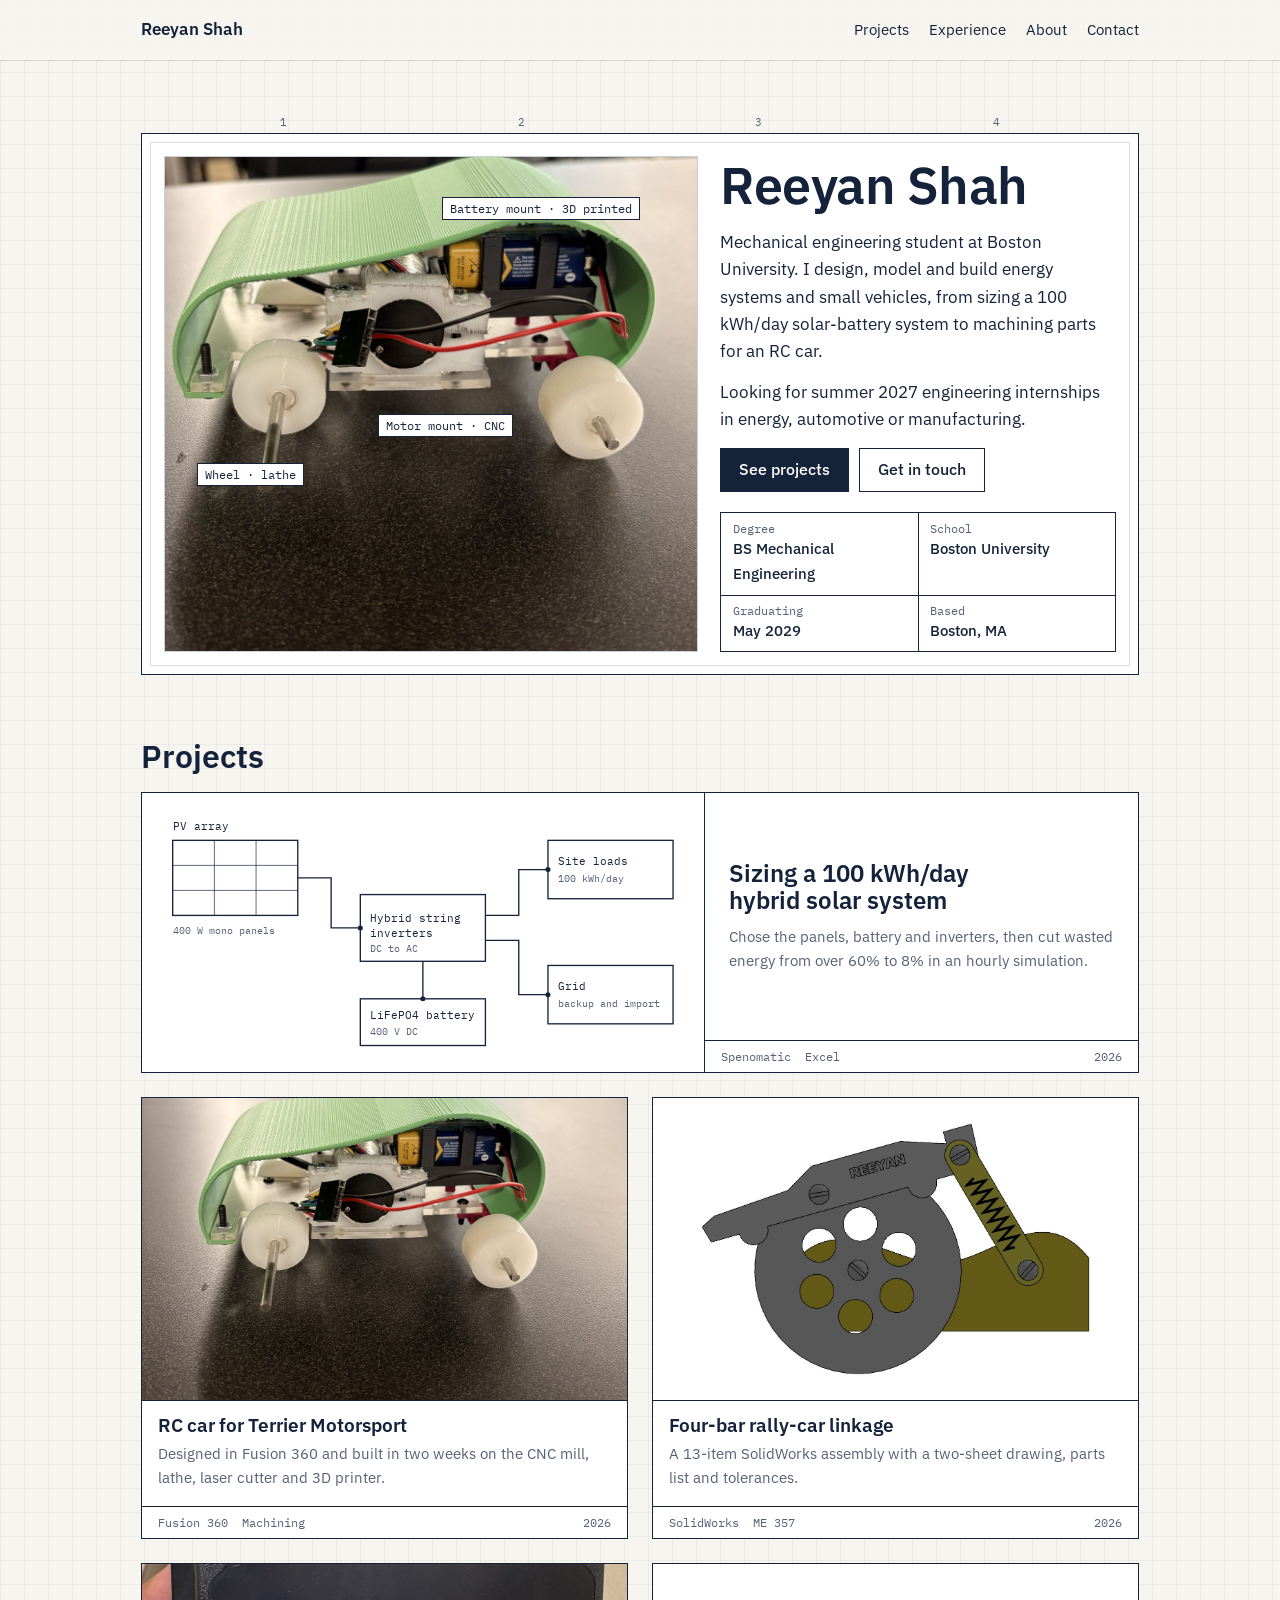
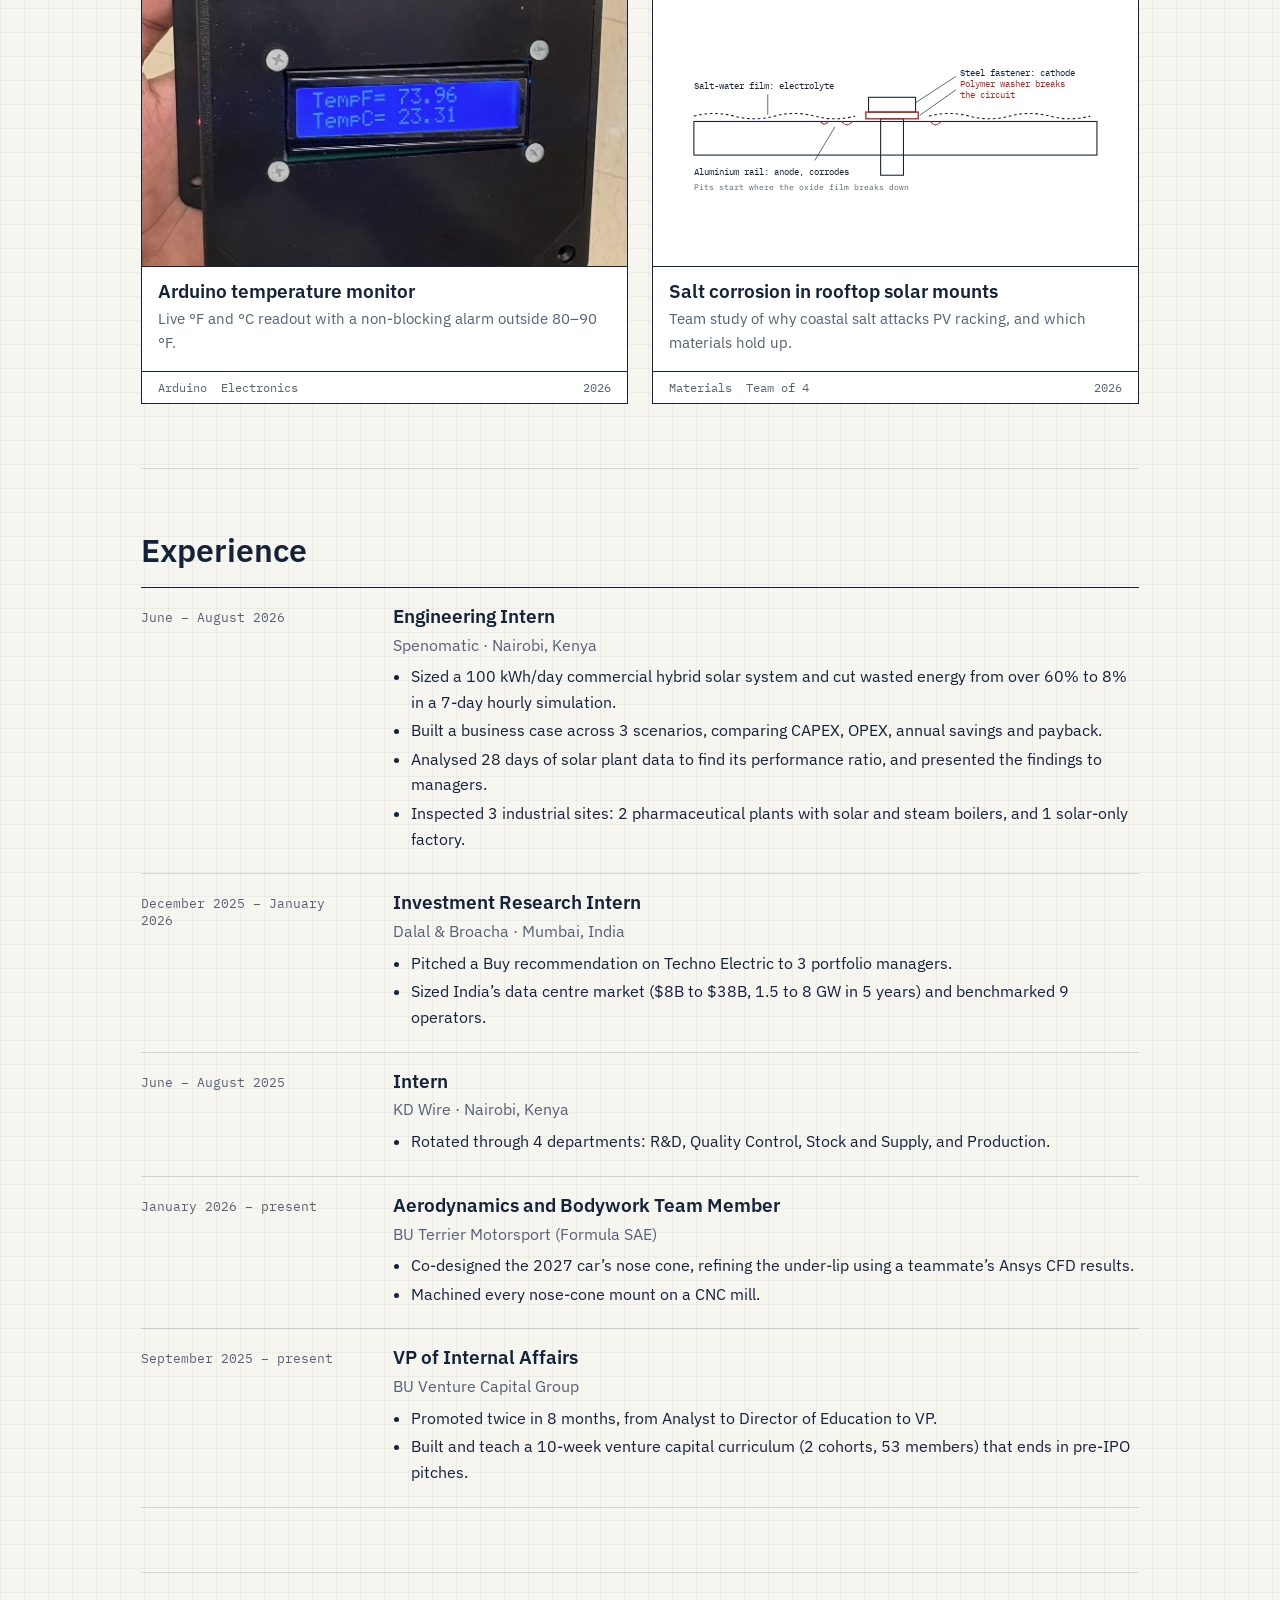
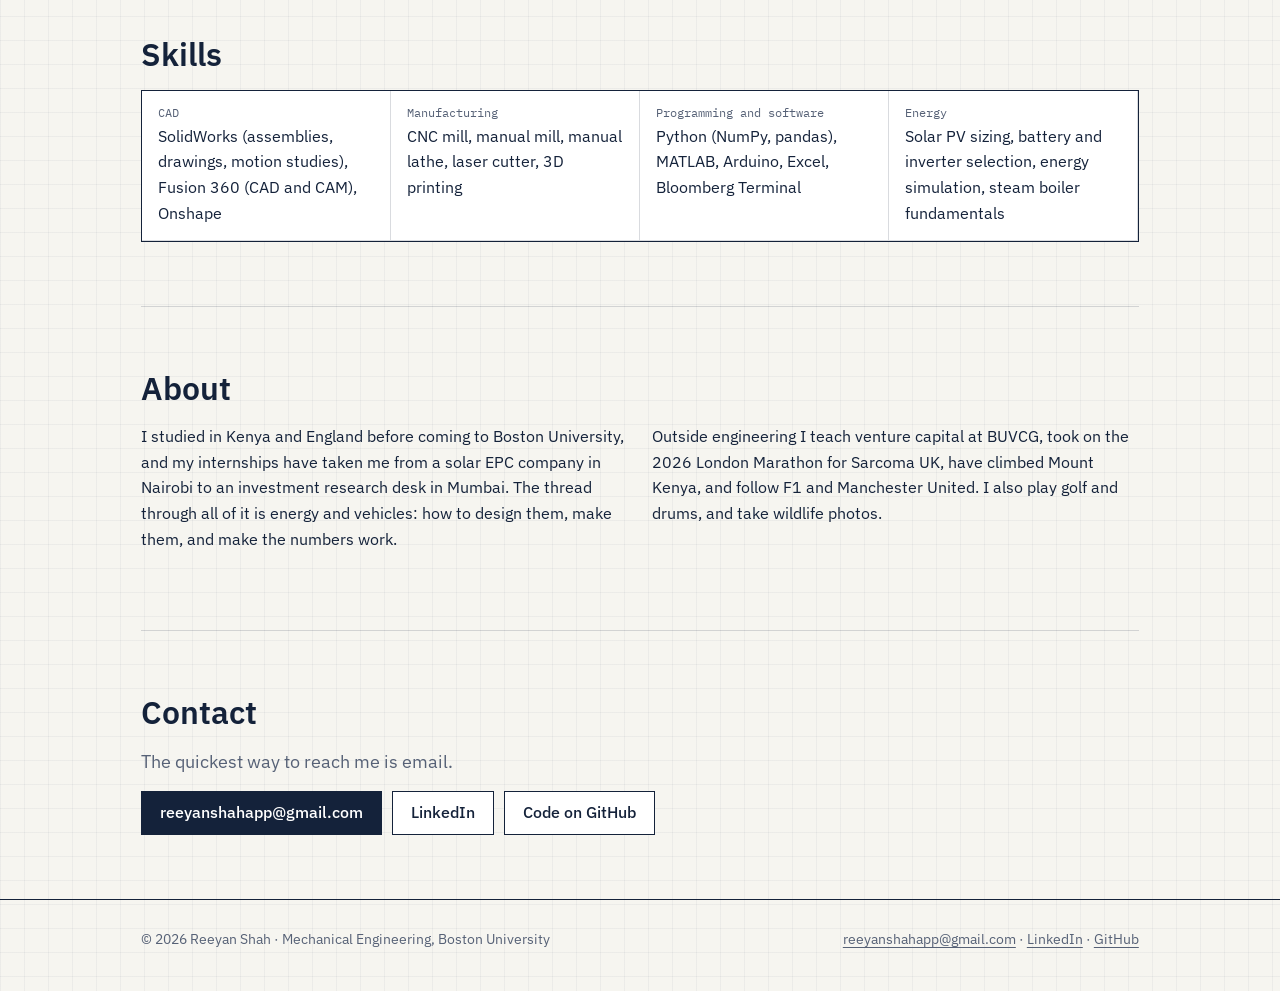
<file: index.html>
<!DOCTYPE html>
<html lang="en"><head><meta charset="utf-8"><meta name="viewport" content="width=device-width,initial-scale=1">
<title>Reeyan Shah · Mechanical Engineering</title><meta name="description" content="Portfolio of Reeyan Shah, mechanical engineering student at Boston University.">
<link rel="stylesheet" href="style.css"></head><body>
<header class="top"><div class="wrap"><a class="brand" href="index.html">Reeyan Shah</a><nav aria-label="Main"><a href="index.html#projects">Projects</a><a href="index.html#experience">Experience</a><a href="index.html#about">About</a><a href="index.html#contact">Contact</a></nav></div></header>
<main><div class="wrap hero"><div class="sheet"><div class="zones" aria-hidden="true"><span>1</span><span>2</span><span>3</span><span>4</span></div>
<div class="pic"><img src="rc-car.jpg" alt="RC car I designed and built for Terrier Motorsport onboarding">
<span class="callout" style="left:6%;top:62%">Wheel · lathe</span><span class="callout" style="left:52%;top:8%">Battery mount · 3D printed</span><span class="callout" style="left:40%;top:52%">Motor mount · CNC</span></div>
<div class="side"><div><h1>Reeyan Shah</h1><p style="margin-top:16px">Mechanical engineering student at Boston University. I design, model and build energy systems and small vehicles, from sizing a 100 kWh/day solar-battery system to machining parts for an RC car.</p>
<p>Looking for summer 2027 engineering internships in energy, automotive or manufacturing.</p>
<div class="btns"><a class="btn solid" href="#projects">See projects</a><a class="btn" href="#contact">Get in touch</a></div></div>
<div class="tb"><div class=""><small>Degree</small><b>BS Mechanical Engineering</b></div><div class=""><small>School</small><b>Boston University</b></div><div class=""><small>Graduating</small><b>May 2029</b></div><div class=""><small>Based</small><b>Boston, MA</b></div></div></div></div></div>
<div class="wrap"><section id="projects"><h2>Projects</h2><div class="cards"><a class="card wide" href="solar.html"><div class="img contain"><div style="padding:14px;background:var(--paper);height:100%;display:flex;align-items:center"><svg viewBox="0 0 640 300" role="img" aria-labelledby="sst sd" style="width:100%;height:auto;color:var(--ink)"><title id="sst">Hybrid solar system layout</title><desc id="sd">Solar panels feed hybrid string inverters, which charge a 400 volt lithium iron phosphate battery, supply the site's loads, and connect to the grid.</desc>
<g fill="none" stroke="currentColor" stroke-width="1.6">
<rect x="20" y="40" width="150" height="90"/><path d="M20 70h150M20 100h150M70 40v90M120 40v90" stroke-width=".8"/>
<rect x="245" y="105" width="150" height="80"/>
<rect x="470" y="40" width="150" height="70"/>
<rect x="470" y="190" width="150" height="70"/>
<rect x="245" y="230" width="150" height="56"/>
<path d="M170 85h40v60h35M395 130h40v-55h35M395 160h40v65h35M320 185v45"/>
</g>
<g fill="currentColor"><circle cx="245" cy="145" r="3"/><circle cx="470" cy="75" r="3"/><circle cx="470" cy="225" r="3"/><circle cx="320" cy="230" r="3"/></g>
<g font-size="13" fill="currentColor">
<text x="20" y="28">PV array</text><text x="20" y="152" font-size="12" fill="var(--muted)">400 W mono panels</text>
<text x="257" y="138">Hybrid string</text><text x="257" y="156">inverters</text><text x="257" y="174" font-size="12" fill="var(--muted)">DC to AC</text>
<text x="482" y="70">Site loads</text><text x="482" y="90" font-size="12" fill="var(--muted)">100 kWh/day</text>
<text x="482" y="220">Grid</text><text x="482" y="240" font-size="12" fill="var(--muted)">backup and import</text>
<text x="257" y="254">LiFePO4 battery</text><text x="257" y="273" font-size="12" fill="var(--muted)">400 V DC</text>
</g></svg></div></div><div class="body"><h3>Sizing a 100 kWh/day hybrid solar system</h3><p>Chose the panels, battery and inverters, then cut wasted energy from over 60% to 8% in an hourly simulation.</p></div><div class="meta"><span>Spenomatic</span><span>Excel</span><span>2026</span></div></a><a class="card" href="rc-car.html"><div class="img"><img src="rc-car.jpg" alt="" loading="lazy"></div><div class="body"><h3>RC car for Terrier Motorsport</h3><p>Designed in Fusion 360 and built in two weeks on the CNC mill, lathe, laser cutter and 3D printer.</p></div><div class="meta"><span>Fusion 360</span><span>Machining</span><span>2026</span></div></a><a class="card" href="four-bar.html"><div class="img contain"><img src="fourbar-render.jpg" alt="" loading="lazy"></div><div class="body"><h3>Four-bar rally-car linkage</h3><p>A 13-item SolidWorks assembly with a two-sheet drawing, parts list and tolerances.</p></div><div class="meta"><span>SolidWorks</span><span>ME 357</span><span>2026</span></div></a><a class="card" href="temperature-monitor.html"><div class="img"><img src="arduino-front.jpg" alt="" loading="lazy"></div><div class="body"><h3>Arduino temperature monitor</h3><p>Live °F and °C readout with a non-blocking alarm outside 80–90 °F.</p></div><div class="meta"><span>Arduino</span><span>Electronics</span><span>2026</span></div></a><a class="card" href="corrosion.html"><div class="img contain"><div style="padding:14px;background:var(--paper);height:100%;display:flex;align-items:center"><svg viewBox="0 0 680 300" role="img" aria-labelledby="cst cd" style="width:100%;height:auto;color:var(--ink)"><title id="cst">Galvanic corrosion at a mounting bolt</title><desc id="cd">An aluminium rail and a steel bolt sit in a film of salty water, which makes the aluminium corrode. A polymer washer between them breaks the circuit.</desc>
<g fill="none" stroke="currentColor" stroke-width="1.6">
<rect x="40" y="160" width="600" height="50"/>
<rect x="300" y="124" width="70" height="22"/><rect x="318" y="156" width="34" height="84"/>
<path d="M40 152q30-8 60 0t60 0 60 0 60 0M390 152q30-8 60 0t60 0 60 0 60 0" stroke-dasharray="4 4"/>
<path d="M260 160q8 10 16 0M392 160q8 10 16 0M228 160q6 8 12 0" stroke="var(--red)"/>
<path d="M370 132l60-39M376 151l54-38M150 150l0-30M250 168l-30 50" stroke-width="1" />
</g>
<rect x="296" y="146" width="78" height="10" fill="none" stroke="var(--red)" stroke-width="2"/>
<g font-size="13" fill="currentColor">
<text x="436" y="93">Steel fastener: cathode</text>
<text x="436" y="109" fill="var(--red)">Polymer washer breaks</text><text x="436" y="125" fill="var(--red)">the circuit</text>
<text x="40" y="112">Salt-water film: electrolyte</text>
<text x="40" y="240">Aluminium rail: anode, corrodes</text>
<text x="40" y="262" font-size="12" fill="var(--muted)">Pits start where the oxide film breaks down</text>
</g></svg></div></div><div class="body"><h3>Salt corrosion in rooftop solar mounts</h3><p>Team study of why coastal salt attacks PV racking, and which materials hold up.</p></div><div class="meta"><span>Materials</span><span>Team of 4</span><span>2026</span></div></a></div></section>
<section id="experience"><h2>Experience</h2><div class="rows"><div class="row"><div class="when">June – August 2026</div><div><h3>Engineering Intern</h3><div class="org">Spenomatic · Nairobi, Kenya</div><ul><li>Sized a 100 kWh/day commercial hybrid solar system and cut wasted energy from over 60% to 8% in a 7-day hourly simulation.</li><li>Built a business case across 3 scenarios, comparing CAPEX, OPEX, annual savings and payback.</li><li>Analysed 28 days of solar plant data to find its performance ratio, and presented the findings to managers.</li><li>Inspected 3 industrial sites: 2 pharmaceutical plants with solar and steam boilers, and 1 solar-only factory.</li></ul></div></div><div class="row"><div class="when">December 2025 – January 2026</div><div><h3>Investment Research Intern</h3><div class="org">Dalal &amp; Broacha · Mumbai, India</div><ul><li>Pitched a Buy recommendation on Techno Electric to 3 portfolio managers.</li><li>Sized India’s data centre market ($8B to $38B, 1.5 to 8 GW in 5 years) and benchmarked 9 operators.</li></ul></div></div><div class="row"><div class="when">June – August 2025</div><div><h3>Intern</h3><div class="org">KD Wire · Nairobi, Kenya</div><ul><li>Rotated through 4 departments: R&amp;D, Quality Control, Stock and Supply, and Production.</li></ul></div></div><div class="row"><div class="when">January 2026 – present</div><div><h3>Aerodynamics and Bodywork Team Member</h3><div class="org">BU Terrier Motorsport (Formula SAE)</div><ul><li>Co-designed the 2027 car’s nose cone, refining the under-lip using a teammate’s Ansys CFD results.</li><li>Machined every nose-cone mount on a CNC mill.</li></ul></div></div><div class="row"><div class="when">September 2025 – present</div><div><h3>VP of Internal Affairs</h3><div class="org">BU Venture Capital Group</div><ul><li>Promoted twice in 8 months, from Analyst to Director of Education to VP.</li><li>Built and teach a 10-week venture capital curriculum (2 cohorts, 53 members) that ends in pre-IPO pitches.</li></ul></div></div></div></section>
<section id="skills"><h2>Skills</h2><div class="skills">
<div><small>CAD</small>SolidWorks (assemblies, drawings, motion studies), Fusion 360 (CAD and CAM), Onshape</div>
<div><small>Manufacturing</small>CNC mill, manual mill, manual lathe, laser cutter, 3D printing</div>
<div><small>Programming and software</small>Python (NumPy, pandas), MATLAB, Arduino, Excel, Bloomberg Terminal</div>
<div><small>Energy</small>Solar PV sizing, battery and inverter selection, energy simulation, steam boiler fundamentals</div></div></section>
<section id="about"><h2>About</h2><div class="cols"><div><p>I studied in Kenya and England before coming to Boston University, and my internships have taken me from a solar EPC company in Nairobi to an investment research desk in Mumbai. The thread through all of it is energy and vehicles: how to design them, make them, and make the numbers work.</p></div>
<div><p>Outside engineering I teach venture capital at BUVCG, took on the 2026 London Marathon for Sarcoma UK, have climbed Mount Kenya, and follow F1 and Manchester United. I also play golf and drums, and take wildlife photos.</p></div></div></section>
<section id="contact"><h2>Contact</h2><p class="lead">The quickest way to reach me is email.</p>
<div class="btns"><a class="btn solid" href="mailto:reeyanshahapp@gmail.com">reeyanshahapp@gmail.com</a><a class="btn" href="https://www.linkedin.com/in/reeyan-shah-758979296">LinkedIn</a><a class="btn" href="https://github.com/shahrm83-oss">Code on GitHub</a></div></section></div></main>
<footer><div class="wrap"><span>© 2026 Reeyan Shah · Mechanical Engineering, Boston University</span><span><a href="mailto:reeyanshahapp@gmail.com">reeyanshahapp@gmail.com</a> · <a href="https://www.linkedin.com/in/reeyan-shah-758979296">LinkedIn</a> · <a href="https://github.com/shahrm83-oss">GitHub</a></span></div></footer>
<script>{for(const b of document.querySelectorAll('[data-copy]'))b.addEventListener('click',async()=>{const t=document.getElementById(b.dataset.copy).textContent;try{await navigator.clipboard.writeText(t);b.textContent='Copied'}catch(e){b.textContent='Select and copy'}setTimeout(()=>b.textContent='Copy code',1800)})}</script>
</body></html>
</file>
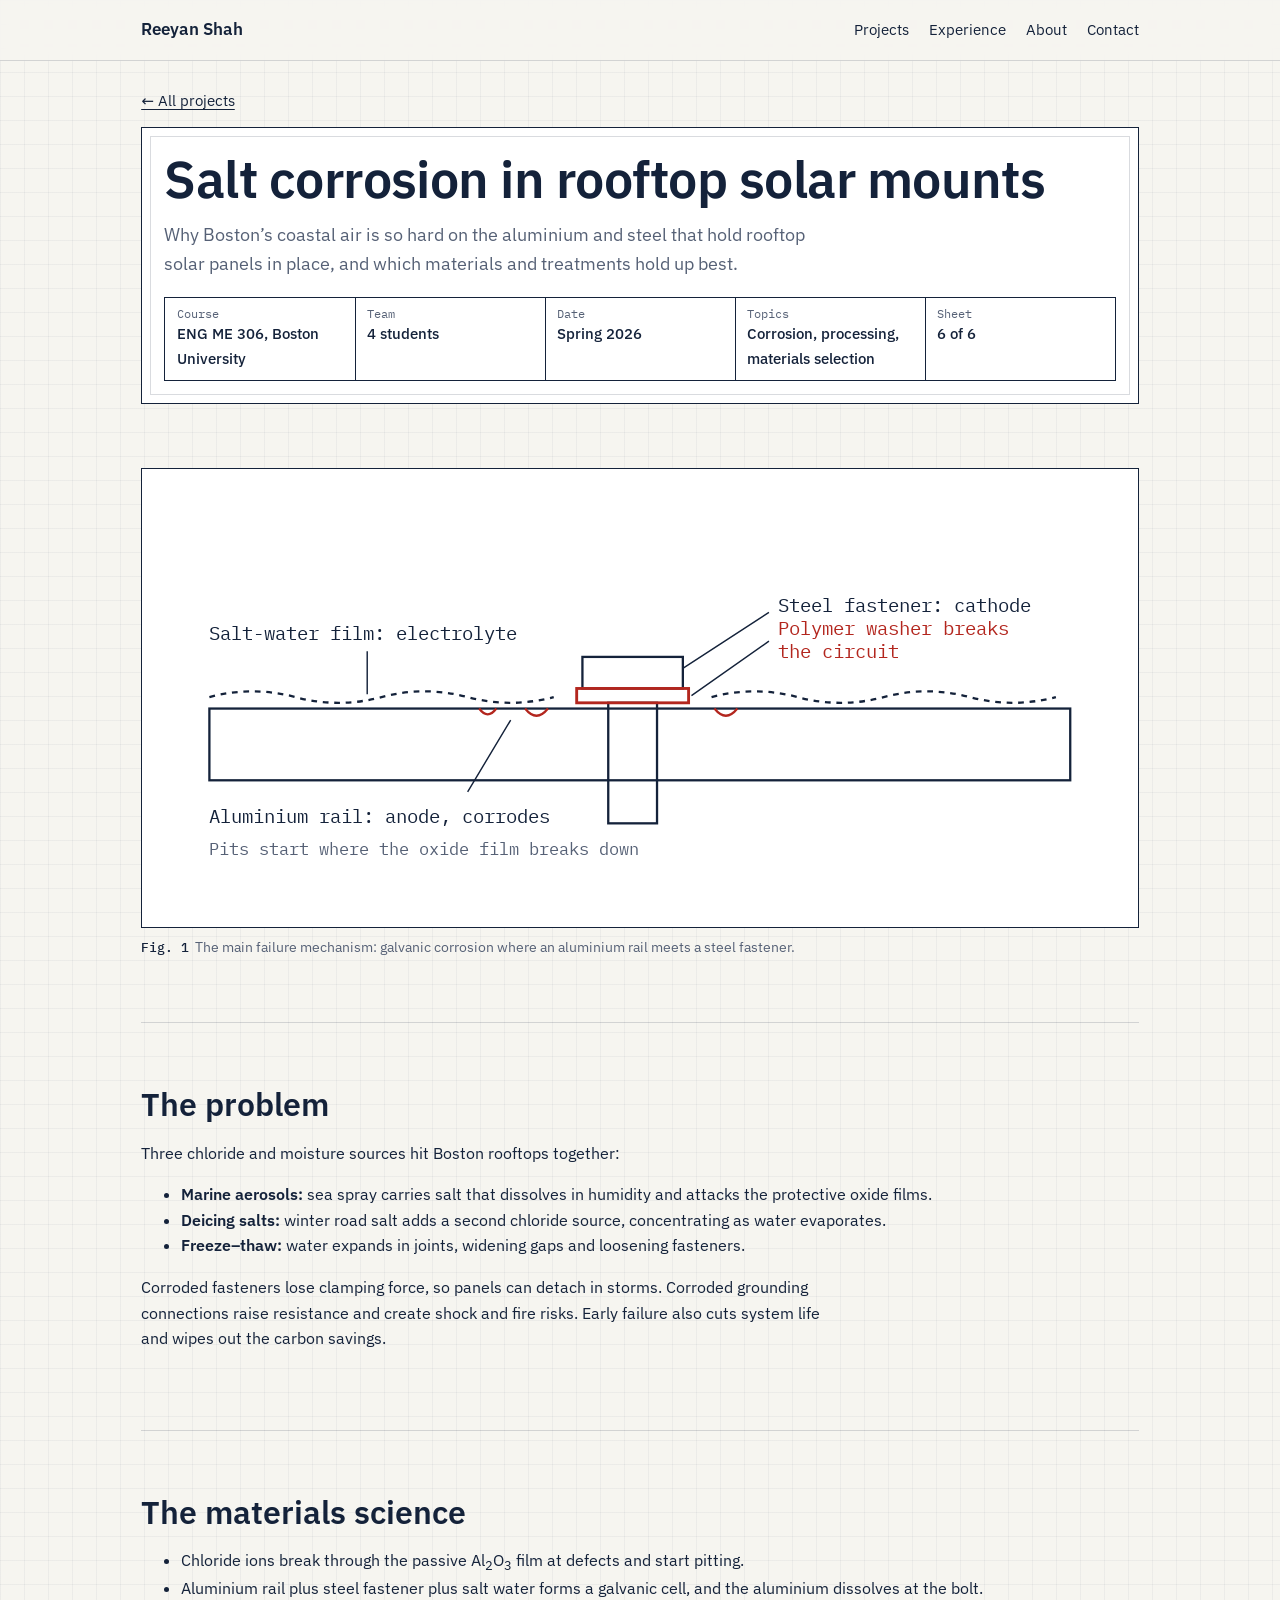
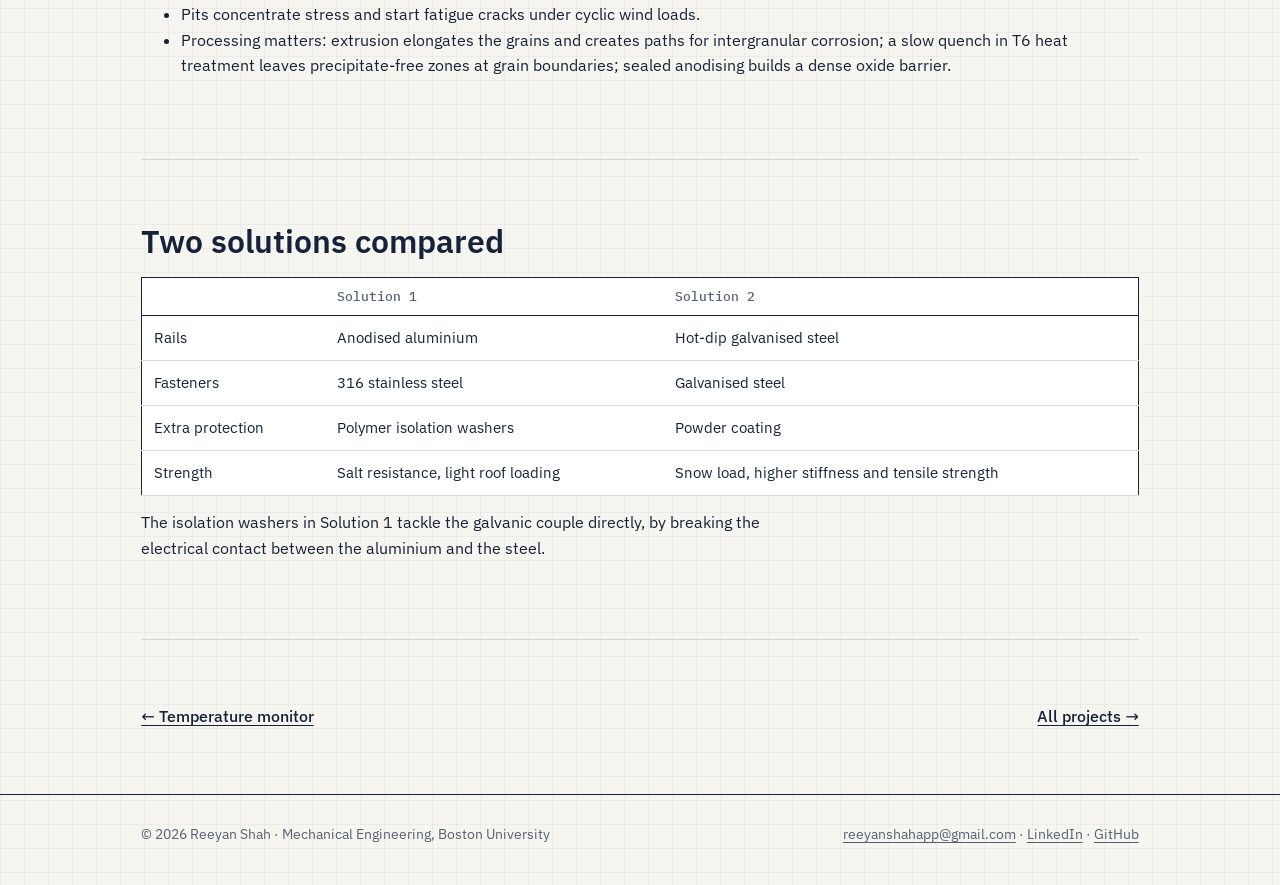
<file: corrosion.html>
<!DOCTYPE html>
<html lang="en"><head><meta charset="utf-8"><meta name="viewport" content="width=device-width,initial-scale=1">
<title>Corrosion study · Reeyan Shah</title><meta name="description" content="Team study of salt corrosion in rooftop PV mounting systems.">
<link rel="stylesheet" href="style.css"></head><body>
<header class="top"><div class="wrap"><a class="brand" href="index.html">Reeyan Shah</a><nav aria-label="Main"><a href="index.html#projects">Projects</a><a href="index.html#experience">Experience</a><a href="index.html#about">About</a><a href="index.html#contact">Contact</a></nav></div></header>
<main><div class="wrap ph"><a class="crumb" href="index.html#projects">← All projects</a>
<div class="sheet"><h1>Salt corrosion in rooftop solar mounts</h1>
<p class="lead" style="margin-top:14px">Why Boston’s coastal air is so hard on the aluminium and steel that hold rooftop solar panels in place, and which materials and treatments hold up best.</p>
<div class="tb"><div class=""><small>Course</small><b>ENG ME 306, Boston University</b></div><div class=""><small>Team</small><b>4 students</b></div><div class=""><small>Date</small><b>Spring 2026</b></div><div class=""><small>Topics</small><b>Corrosion, processing, materials selection</b></div><div class=""><small>Sheet</small><b>6 of 6</b></div></div></div>
<section><figure><div class="frame"><svg viewBox="0 0 680 300" role="img" aria-labelledby="cst cd" style="width:100%;height:auto;color:var(--ink)"><title id="cst">Galvanic corrosion at a mounting bolt</title><desc id="cd">An aluminium rail and a steel bolt sit in a film of salty water, which makes the aluminium corrode. A polymer washer between them breaks the circuit.</desc>
<g fill="none" stroke="currentColor" stroke-width="1.6">
<rect x="40" y="160" width="600" height="50"/>
<rect x="300" y="124" width="70" height="22"/><rect x="318" y="156" width="34" height="84"/>
<path d="M40 152q30-8 60 0t60 0 60 0 60 0M390 152q30-8 60 0t60 0 60 0 60 0" stroke-dasharray="4 4"/>
<path d="M260 160q8 10 16 0M392 160q8 10 16 0M228 160q6 8 12 0" stroke="var(--red)"/>
<path d="M370 132l60-39M376 151l54-38M150 150l0-30M250 168l-30 50" stroke-width="1" />
</g>
<rect x="296" y="146" width="78" height="10" fill="none" stroke="var(--red)" stroke-width="2"/>
<g font-size="13" fill="currentColor">
<text x="436" y="93">Steel fastener: cathode</text>
<text x="436" y="109" fill="var(--red)">Polymer washer breaks</text><text x="436" y="125" fill="var(--red)">the circuit</text>
<text x="40" y="112">Salt-water film: electrolyte</text>
<text x="40" y="240">Aluminium rail: anode, corrodes</text>
<text x="40" y="262" font-size="12" fill="var(--muted)">Pits start where the oxide film breaks down</text>
</g></svg></div><figcaption><b>Fig. 1</b>The main failure mechanism: galvanic corrosion where an aluminium rail meets a steel fastener.</figcaption></figure></section>
<section><h2>The problem</h2>
<p>Three chloride and moisture sources hit Boston rooftops together:</p>
<ul><li><b>Marine aerosols:</b> sea spray carries salt that dissolves in humidity and attacks the protective oxide films.</li><li><b>Deicing salts:</b> winter road salt adds a second chloride source, concentrating as water evaporates.</li><li><b>Freeze–thaw:</b> water expands in joints, widening gaps and loosening fasteners.</li></ul>
<p>Corroded fasteners lose clamping force, so panels can detach in storms. Corroded grounding connections raise resistance and create shock and fire risks. Early failure also cuts system life and wipes out the carbon savings.</p></section>
<section><h2>The materials science</h2>
<ul><li>Chloride ions break through the passive Al<sub>2</sub>O<sub>3</sub> film at defects and start pitting.</li><li>Aluminium rail plus steel fastener plus salt water forms a galvanic cell, and the aluminium dissolves at the bolt.</li><li>Pits concentrate stress and start fatigue cracks under cyclic wind loads.</li><li>Processing matters: extrusion elongates the grains and creates paths for intergranular corrosion; a slow quench in T6 heat treatment leaves precipitate-free zones at grain boundaries; sealed anodising builds a dense oxide barrier.</li></ul></section>
<section><h2>Two solutions compared</h2>
<table class="stack"><thead><tr><th></th><th>Solution 1</th><th>Solution 2</th></tr></thead><tbody>
<tr><td>Rails</td><td>Anodised aluminium</td><td>Hot-dip galvanised steel</td></tr>
<tr><td>Fasteners</td><td>316 stainless steel</td><td>Galvanised steel</td></tr>
<tr><td>Extra protection</td><td>Polymer isolation washers</td><td>Powder coating</td></tr>
<tr><td>Strength</td><td>Salt resistance, light roof loading</td><td>Snow load, higher stiffness and tensile strength</td></tr>
</tbody></table>
<p style="margin-top:14px">The isolation washers in Solution 1 tackle the galvanic couple directly, by breaking the electrical contact between the aluminium and the steel.</p></section>
<section><div class="next"><a href="temperature-monitor.html">← Temperature monitor</a><a href="index.html#projects">All projects →</a></div></section></div></main>
<footer><div class="wrap"><span>© 2026 Reeyan Shah · Mechanical Engineering, Boston University</span><span><a href="mailto:reeyanshahapp@gmail.com">reeyanshahapp@gmail.com</a> · <a href="https://www.linkedin.com/in/reeyan-shah-758979296">LinkedIn</a> · <a href="https://github.com/shahrm83-oss">GitHub</a></span></div></footer>
<script>{for(const b of document.querySelectorAll('[data-copy]'))b.addEventListener('click',async()=>{const t=document.getElementById(b.dataset.copy).textContent;try{await navigator.clipboard.writeText(t);b.textContent='Copied'}catch(e){b.textContent='Select and copy'}setTimeout(()=>b.textContent='Copy code',1800)})}</script>
</body></html>
</file>
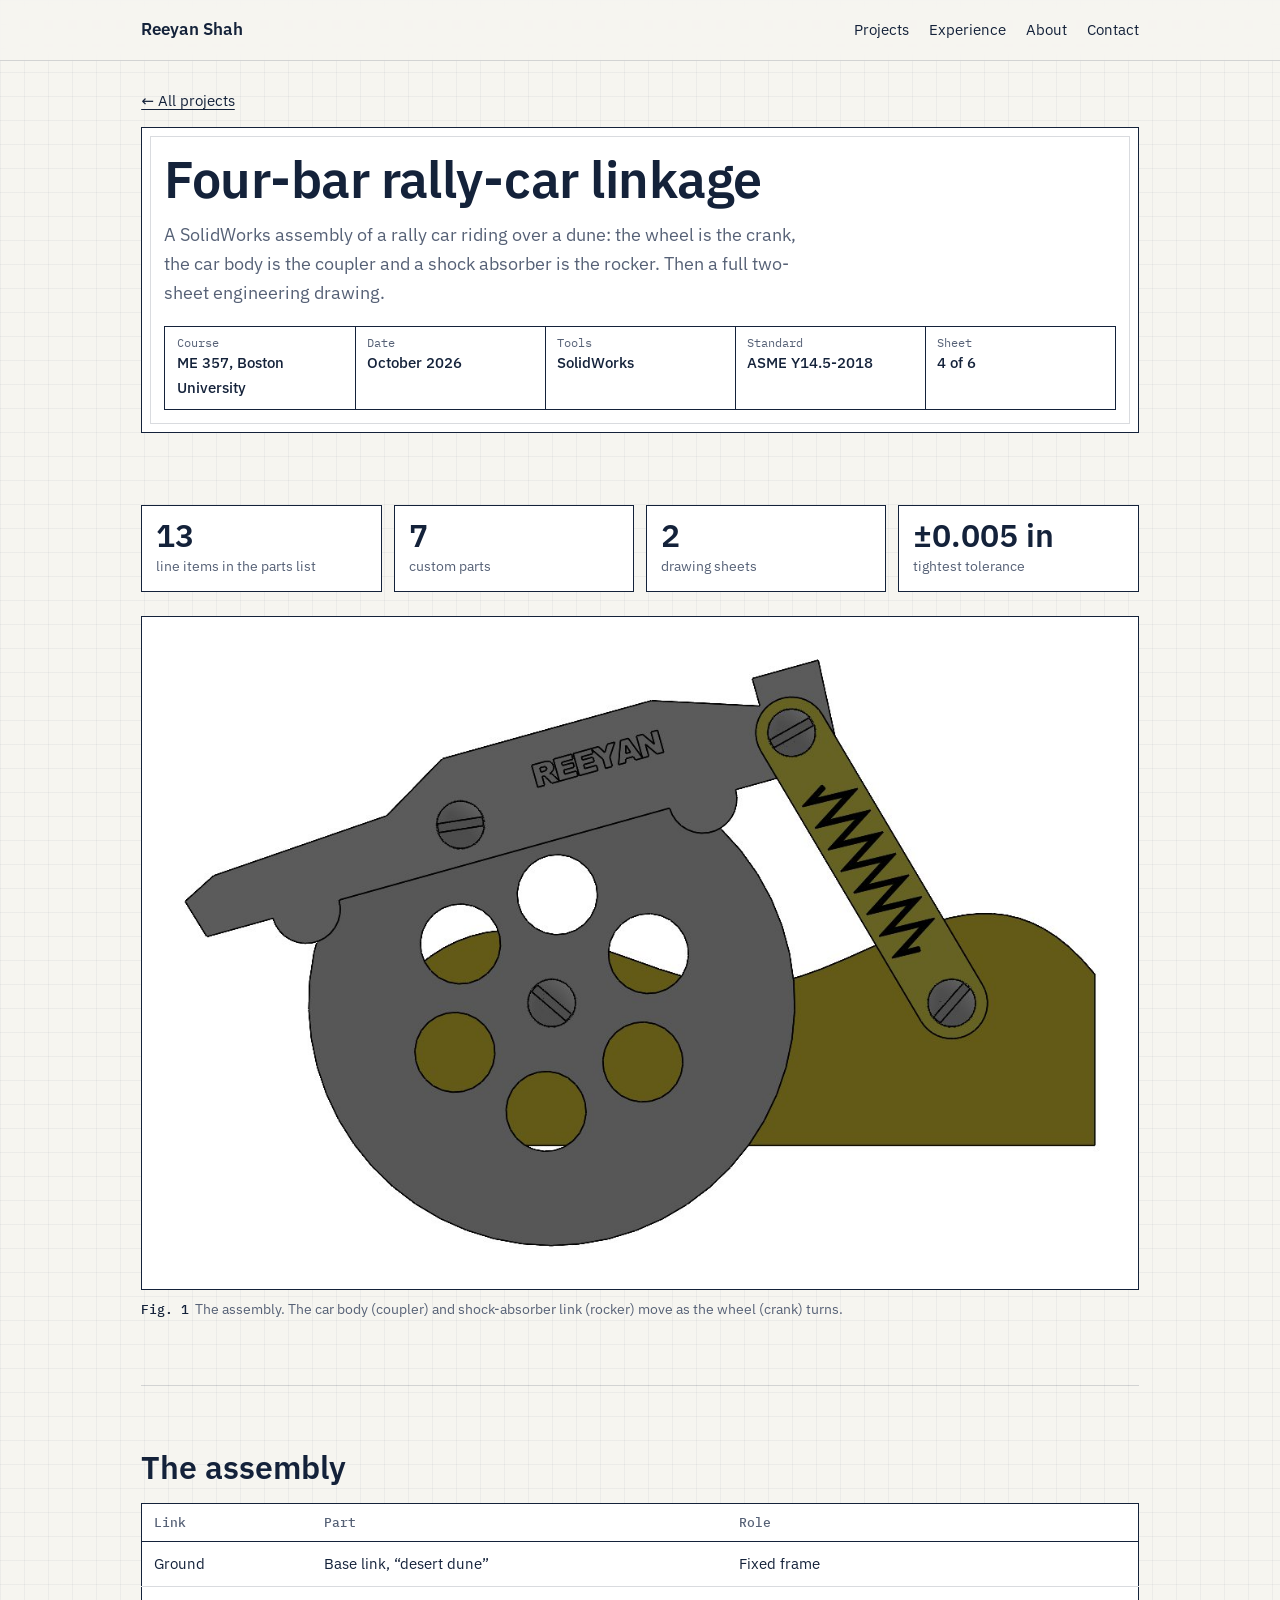
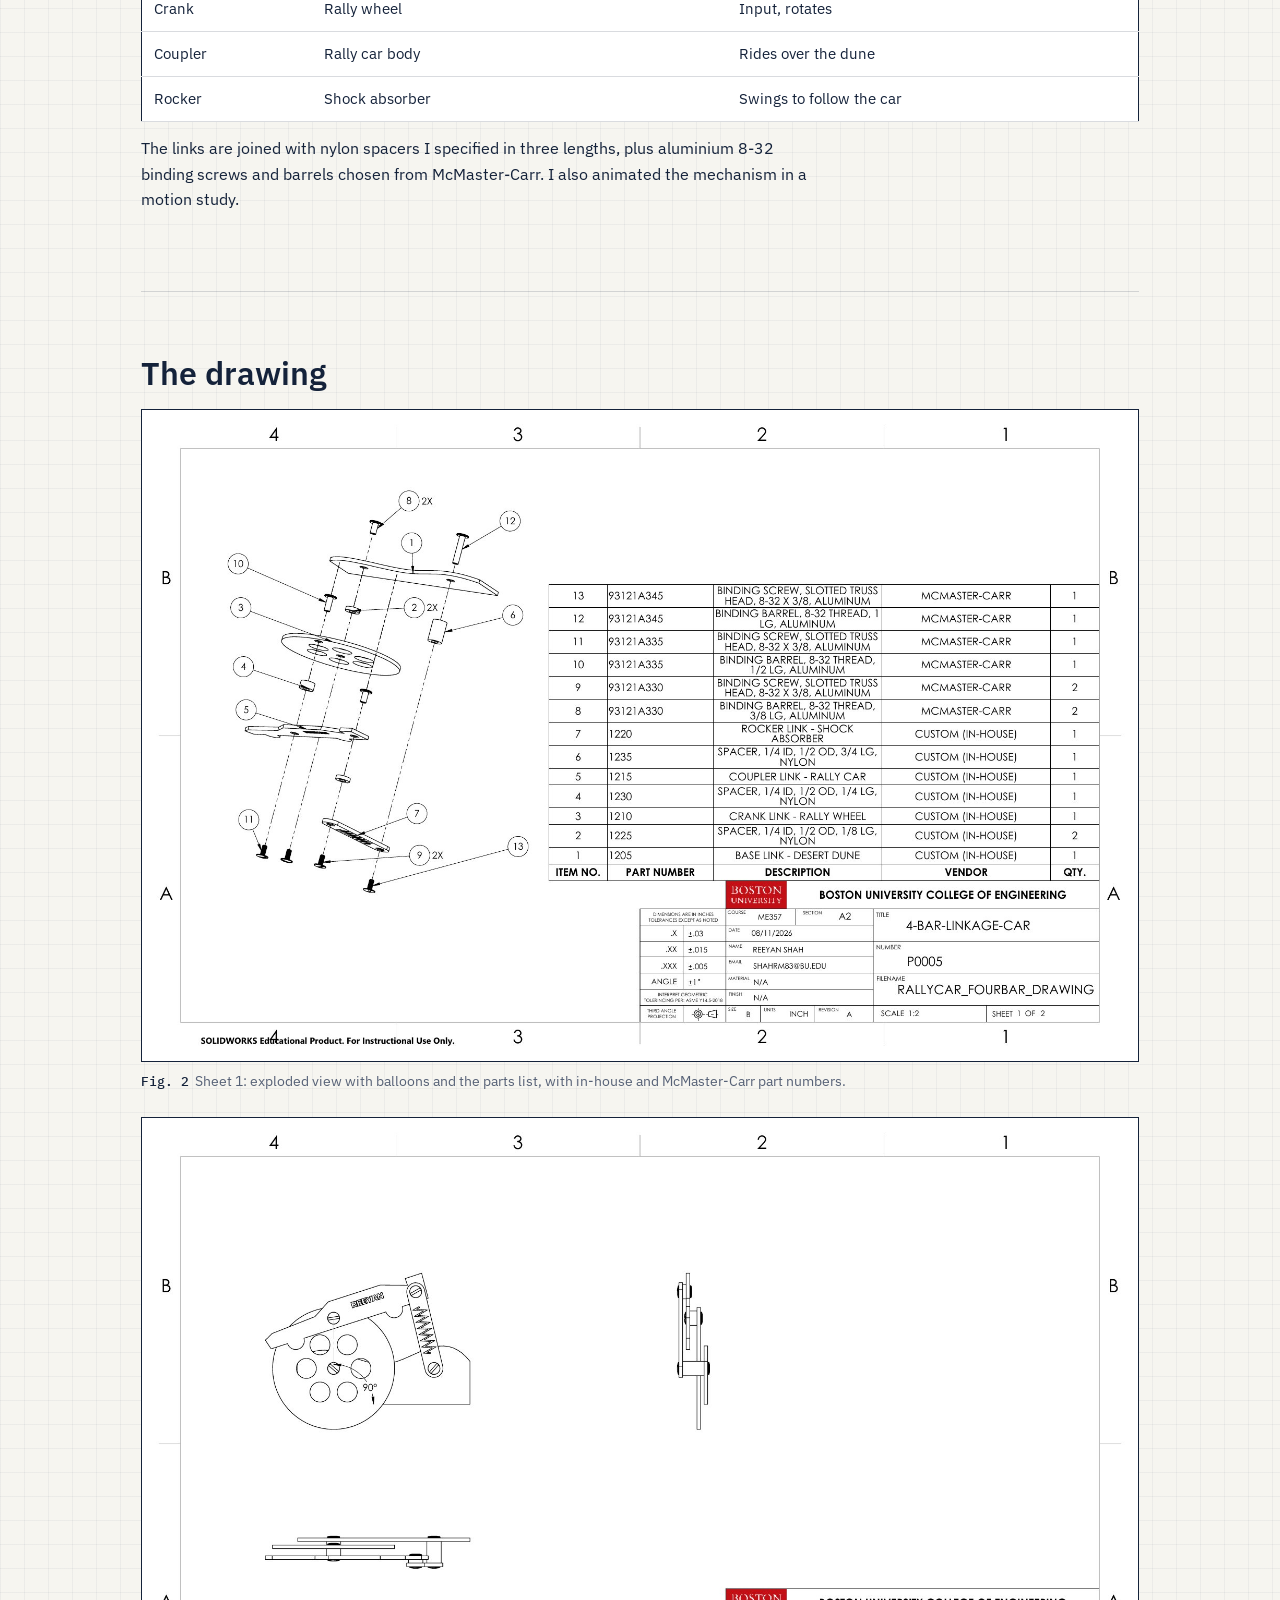
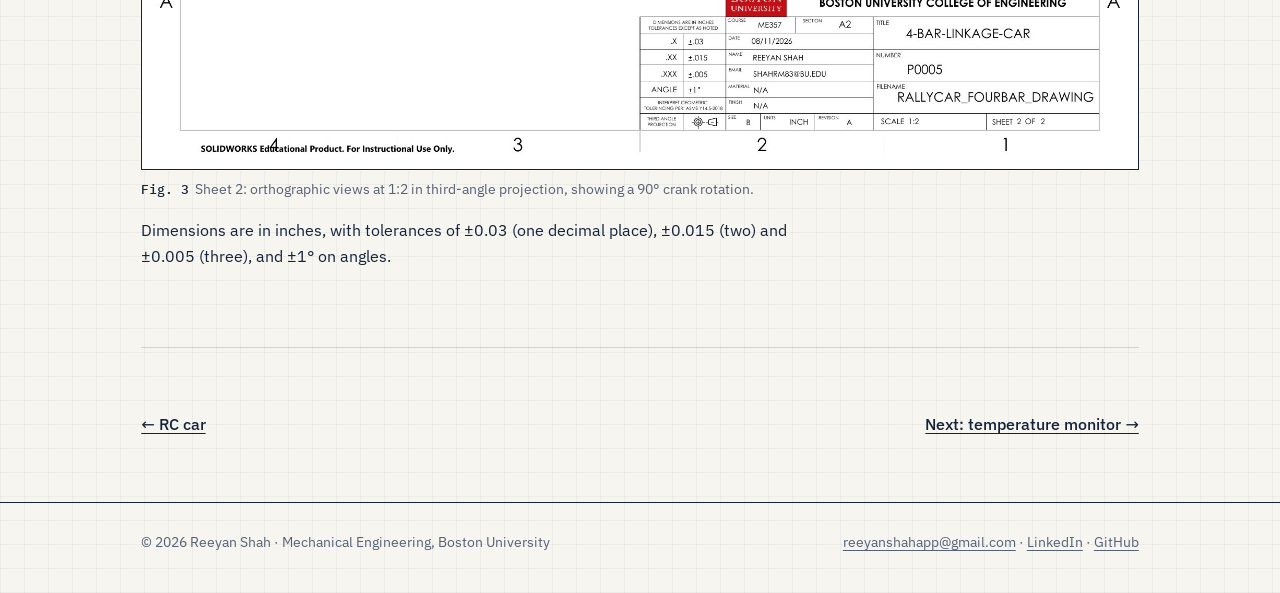
<file: four-bar.html>
<!DOCTYPE html>
<html lang="en"><head><meta charset="utf-8"><meta name="viewport" content="width=device-width,initial-scale=1">
<title>Four-bar linkage · Reeyan Shah</title><meta name="description" content="SolidWorks four-bar rally-car linkage with a two-sheet engineering drawing.">
<link rel="stylesheet" href="style.css"></head><body>
<header class="top"><div class="wrap"><a class="brand" href="index.html">Reeyan Shah</a><nav aria-label="Main"><a href="index.html#projects">Projects</a><a href="index.html#experience">Experience</a><a href="index.html#about">About</a><a href="index.html#contact">Contact</a></nav></div></header>
<main><div class="wrap ph"><a class="crumb" href="index.html#projects">← All projects</a>
<div class="sheet"><h1>Four-bar rally-car linkage</h1>
<p class="lead" style="margin-top:14px">A SolidWorks assembly of a rally car riding over a dune: the wheel is the crank, the car body is the coupler and a shock absorber is the rocker. Then a full two-sheet engineering drawing.</p>
<div class="tb"><div class=""><small>Course</small><b>ME 357, Boston University</b></div><div class=""><small>Date</small><b>October 2026</b></div><div class=""><small>Tools</small><b>SolidWorks</b></div><div class=""><small>Standard</small><b>ASME Y14.5-2018</b></div><div class=""><small>Sheet</small><b>4 of 6</b></div></div></div>
<section><div class="facts"><div class="fact"><b>13</b><span>line items in the parts list</span></div><div class="fact"><b>7</b><span>custom parts</span></div><div class="fact"><b>2</b><span>drawing sheets</span></div><div class="fact"><b>±0.005 in</b><span>tightest tolerance</span></div></div>
<figure><div class="frame"><img src="fourbar-render.jpg" alt="Render of a grey car-shaped link on a wheel, joined to a spring link on a dune-shaped base" loading="lazy"></div><figcaption><b>Fig. 1</b>The assembly. The car body (coupler) and shock-absorber link (rocker) move as the wheel (crank) turns.</figcaption></figure></section>
<section><h2>The assembly</h2>
<table class="stack"><thead><tr><th>Link</th><th>Part</th><th>Role</th></tr></thead><tbody>
<tr><td>Ground</td><td>Base link, “desert dune”</td><td>Fixed frame</td></tr>
<tr><td>Crank</td><td>Rally wheel</td><td>Input, rotates</td></tr>
<tr><td>Coupler</td><td>Rally car body</td><td>Rides over the dune</td></tr>
<tr><td>Rocker</td><td>Shock absorber</td><td>Swings to follow the car</td></tr>
</tbody></table>
<p style="margin-top:14px">The links are joined with nylon spacers I specified in three lengths, plus aluminium 8-32 binding screws and barrels chosen from McMaster-Carr. I also animated the mechanism in a motion study.</p></section>
<section><h2>The drawing</h2>
<figure><div class="frame"><img src="fourbar-drawing-1.jpg" alt="Engineering drawing sheet with an exploded view and a 13-row parts list" loading="lazy"></div><figcaption><b>Fig. 2</b>Sheet 1: exploded view with balloons and the parts list, with in-house and McMaster-Carr part numbers.</figcaption></figure>
<div style="height:24px"></div>
<figure><div class="frame"><img src="fourbar-drawing-2.jpg" alt="Engineering drawing sheet with three orthographic views of the linkage" loading="lazy"></div><figcaption><b>Fig. 3</b>Sheet 2: orthographic views at 1:2 in third-angle projection, showing a 90° crank rotation.</figcaption></figure>
<p style="margin-top:18px">Dimensions are in inches, with tolerances of ±0.03 (one decimal place), ±0.015 (two) and ±0.005 (three), and ±1° on angles.</p></section>
<section><div class="next"><a href="rc-car.html">← RC car</a><a href="temperature-monitor.html">Next: temperature monitor →</a></div></section></div></main>
<footer><div class="wrap"><span>© 2026 Reeyan Shah · Mechanical Engineering, Boston University</span><span><a href="mailto:reeyanshahapp@gmail.com">reeyanshahapp@gmail.com</a> · <a href="https://www.linkedin.com/in/reeyan-shah-758979296">LinkedIn</a> · <a href="https://github.com/shahrm83-oss">GitHub</a></span></div></footer>
<script>{for(const b of document.querySelectorAll('[data-copy]'))b.addEventListener('click',async()=>{const t=document.getElementById(b.dataset.copy).textContent;try{await navigator.clipboard.writeText(t);b.textContent='Copied'}catch(e){b.textContent='Select and copy'}setTimeout(()=>b.textContent='Copy code',1800)})}</script>
</body></html>
</file>
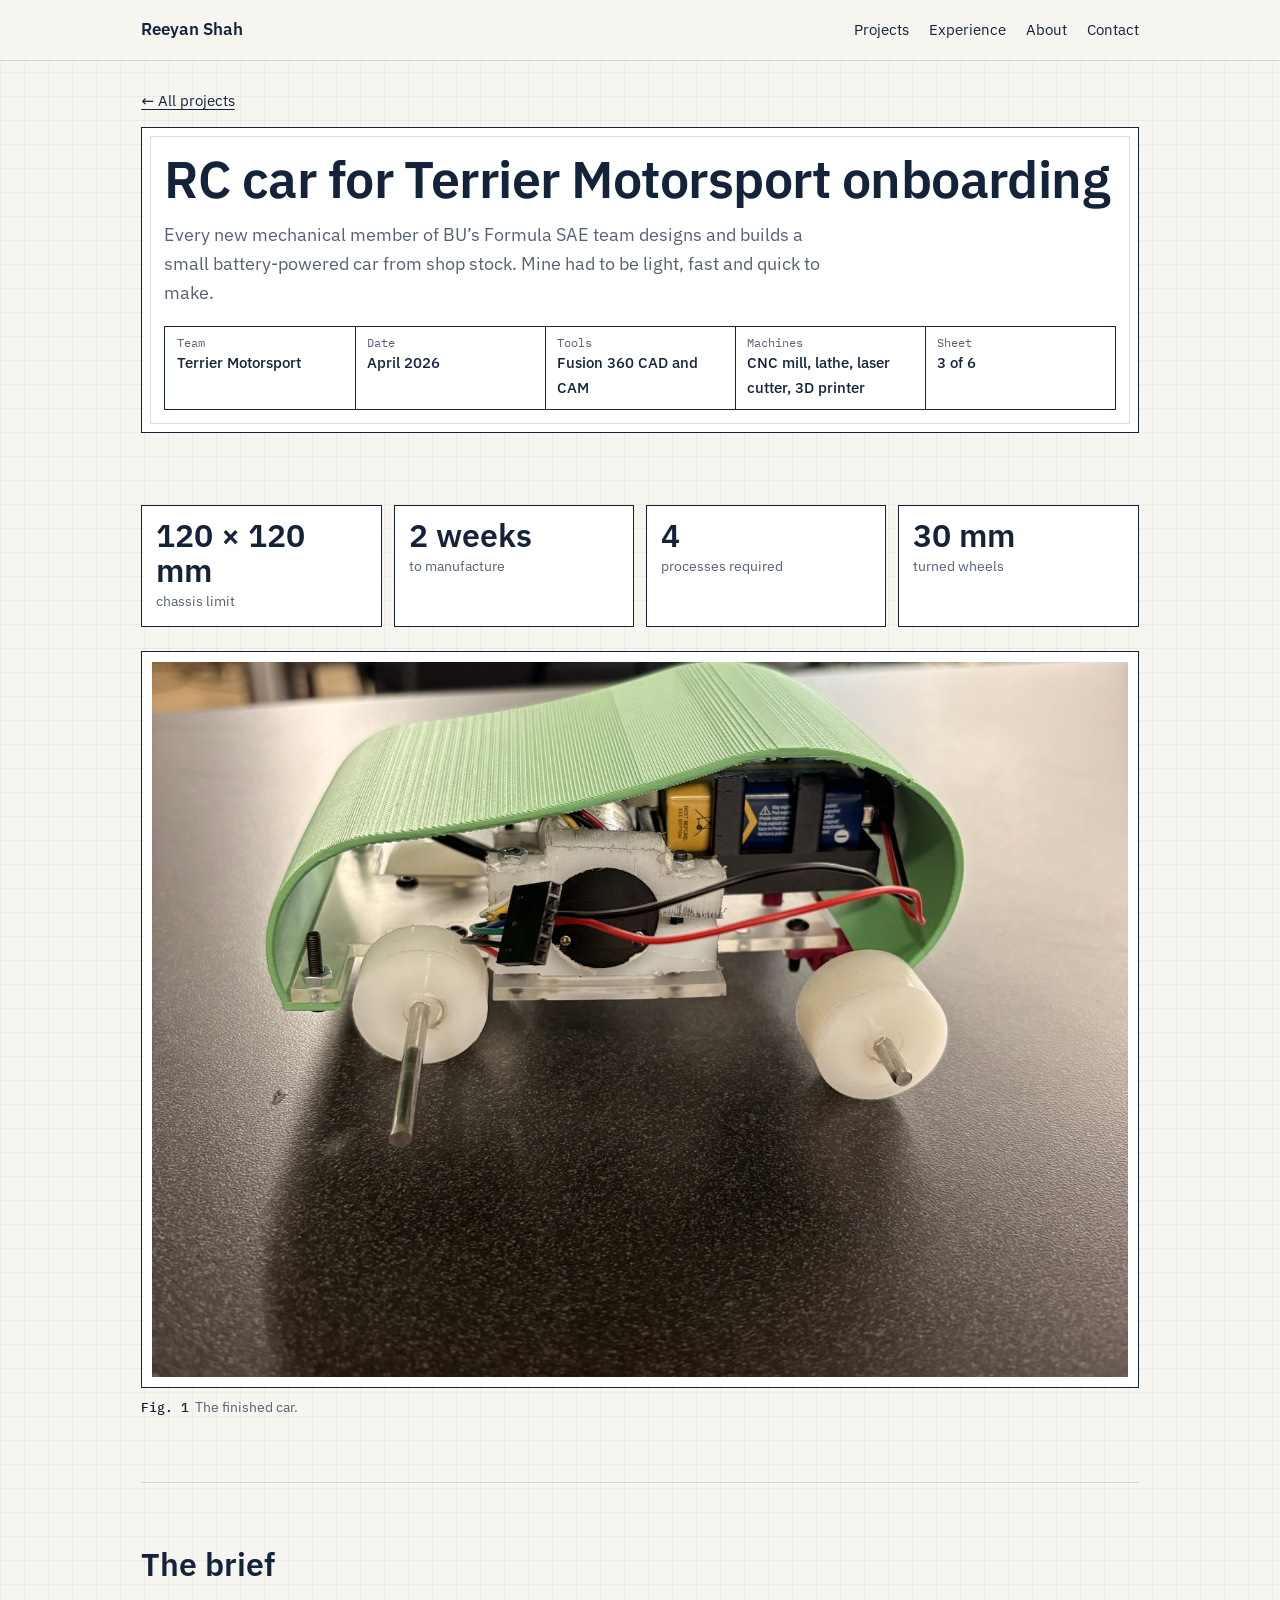
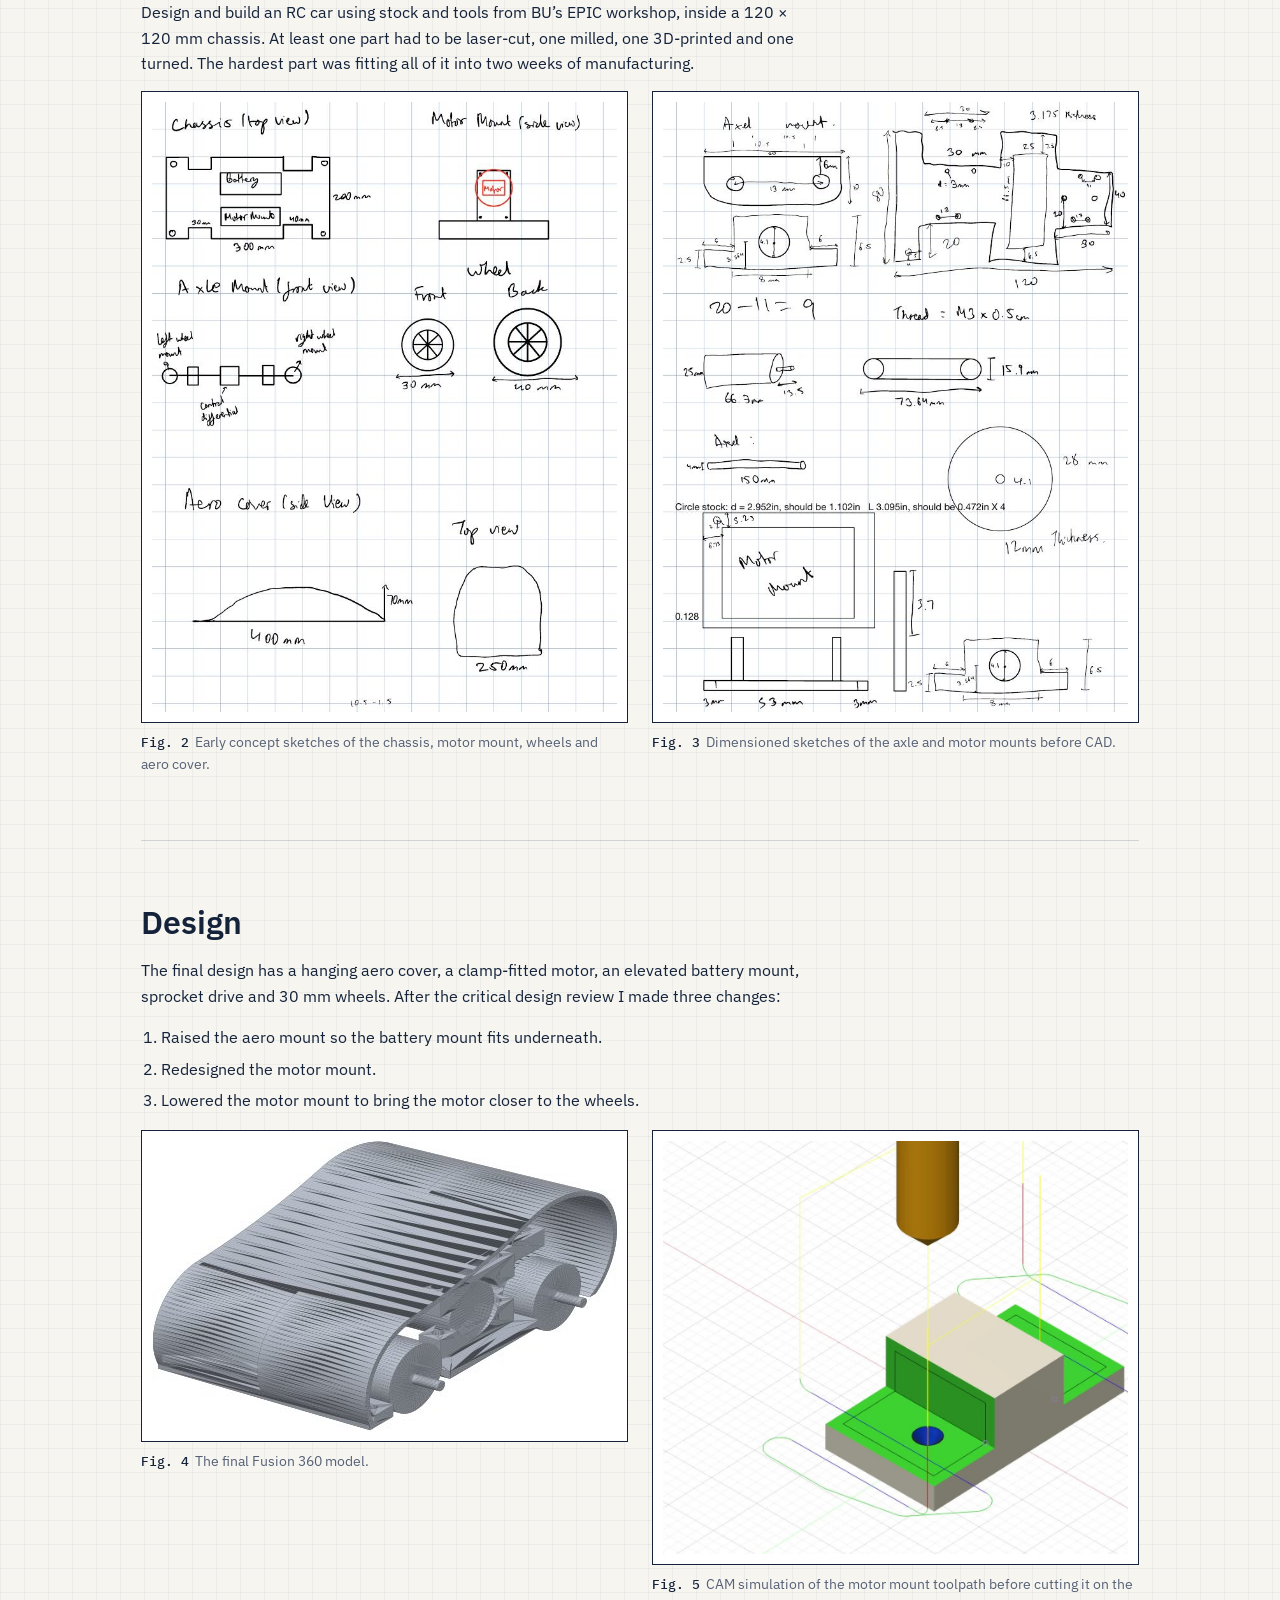
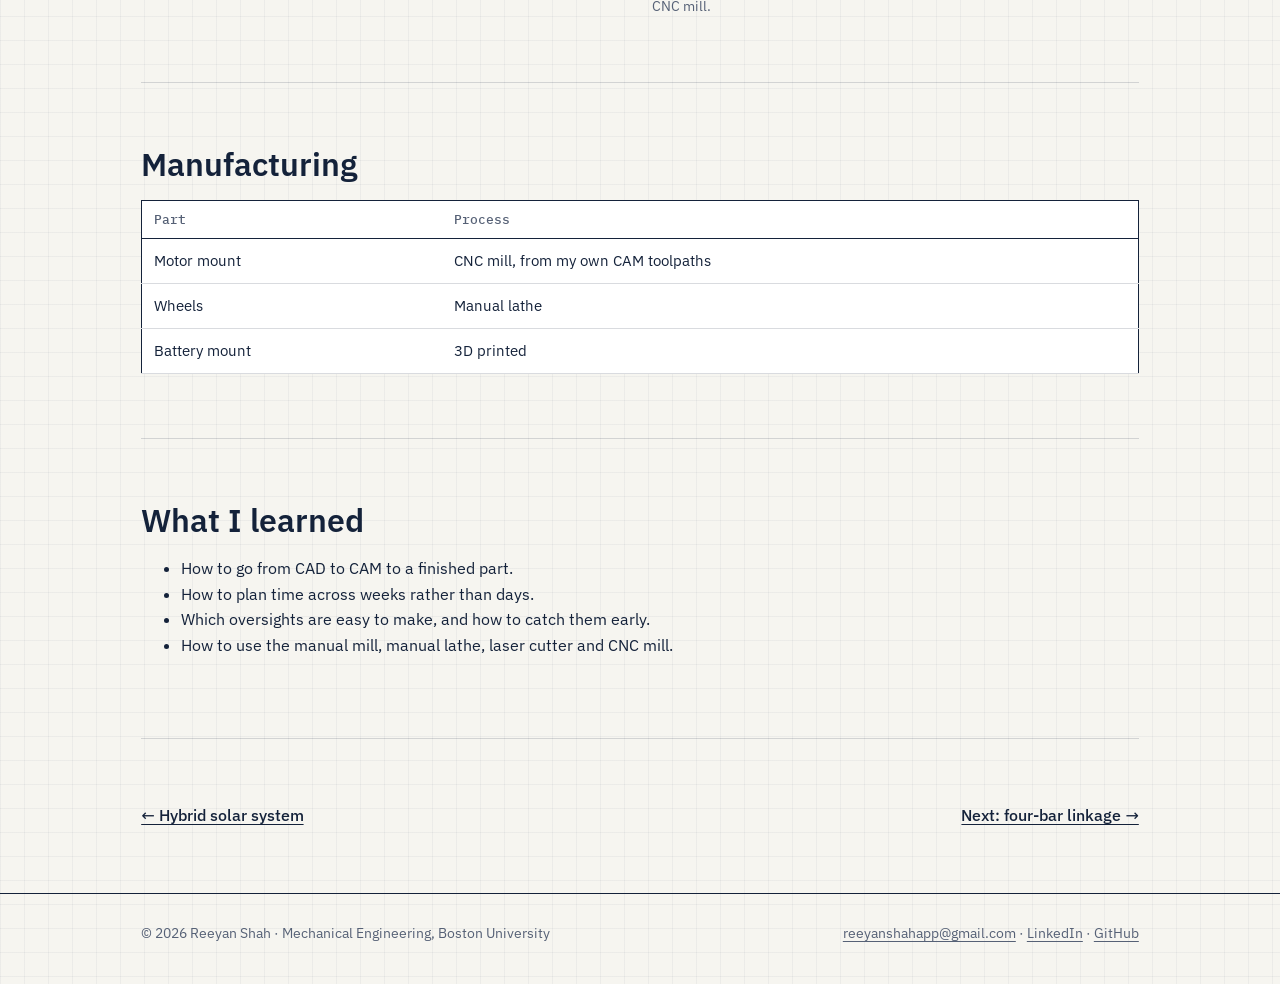
<file: rc-car.html>
<!DOCTYPE html>
<html lang="en"><head><meta charset="utf-8"><meta name="viewport" content="width=device-width,initial-scale=1">
<title>RC car · Reeyan Shah</title><meta name="description" content="Designing and building an RC car for Terrier Motorsport onboarding.">
<link rel="stylesheet" href="style.css"></head><body>
<header class="top"><div class="wrap"><a class="brand" href="index.html">Reeyan Shah</a><nav aria-label="Main"><a href="index.html#projects">Projects</a><a href="index.html#experience">Experience</a><a href="index.html#about">About</a><a href="index.html#contact">Contact</a></nav></div></header>
<main><div class="wrap ph"><a class="crumb" href="index.html#projects">← All projects</a>
<div class="sheet"><h1>RC car for Terrier Motorsport onboarding</h1>
<p class="lead" style="margin-top:14px">Every new mechanical member of BU’s Formula SAE team designs and builds a small battery-powered car from shop stock. Mine had to be light, fast and quick to make.</p>
<div class="tb"><div class=""><small>Team</small><b>Terrier Motorsport</b></div><div class=""><small>Date</small><b>April 2026</b></div><div class=""><small>Tools</small><b>Fusion 360 CAD and CAM</b></div><div class=""><small>Machines</small><b>CNC mill, lathe, laser cutter, 3D printer</b></div><div class=""><small>Sheet</small><b>3 of 6</b></div></div></div>
<section><div class="facts"><div class="fact"><b>120 × 120 mm</b><span>chassis limit</span></div><div class="fact"><b>2 weeks</b><span>to manufacture</span></div><div class="fact"><b>4</b><span>processes required</span></div><div class="fact"><b>30 mm</b><span>turned wheels</span></div></div>
<figure><div class="frame"><img src="rc-car.jpg" alt="The finished RC car with a green ribbed cover, white turned wheels and the battery and motor visible" loading="lazy"></div><figcaption><b>Fig. 1</b>The finished car.</figcaption></figure></section>
<section><h2>The brief</h2>
<p>Design and build an RC car using stock and tools from BU’s EPIC workshop, inside a 120 × 120 mm chassis. At least one part had to be laser-cut, one milled, one 3D-printed and one turned. The hardest part was fitting all of it into two weeks of manufacturing.</p>
<div class="cols"><figure><div class="frame"><img src="rc-sketch-1.jpg" alt="Hand sketches of the chassis, axle mount, wheels and aero cover" loading="lazy"></div><figcaption><b>Fig. 2</b>Early concept sketches of the chassis, motor mount, wheels and aero cover.</figcaption></figure><figure><div class="frame"><img src="rc-sketch-2.jpg" alt="Dimensioned hand sketches of the motor and axle mounts" loading="lazy"></div><figcaption><b>Fig. 3</b>Dimensioned sketches of the axle and motor mounts before CAD.</figcaption></figure></div></section>
<section><h2>Design</h2>
<p>The final design has a hanging aero cover, a clamp-fitted motor, an elevated battery mount, sprocket drive and 30 mm wheels. After the critical design review I made three changes:</p>
<ol class="steps"><li>Raised the aero mount so the battery mount fits underneath.</li><li>Redesigned the motor mount.</li><li>Lowered the motor mount to bring the motor closer to the wheels.</li></ol>
<div class="cols"><figure><div class="frame"><img src="rc-cad.jpg" alt="3D model of the car with its curved aero cover" loading="lazy"></div><figcaption><b>Fig. 4</b>The final Fusion 360 model.</figcaption></figure><figure><div class="frame"><img src="rc-cam.jpg" alt="Fusion 360 CAM simulation of a milling tool cutting a stepped block" loading="lazy"></div><figcaption><b>Fig. 5</b>CAM simulation of the motor mount toolpath before cutting it on the CNC mill.</figcaption></figure></div></section>
<section><h2>Manufacturing</h2>
<table class="stack"><thead><tr><th>Part</th><th>Process</th></tr></thead><tbody>
<tr><td>Motor mount</td><td>CNC mill, from my own CAM toolpaths</td></tr><tr><td>Wheels</td><td>Manual lathe</td></tr><tr><td>Battery mount</td><td>3D printed</td></tr></tbody></table></section>
<section><h2>What I learned</h2>
<ul><li>How to go from CAD to CAM to a finished part.</li><li>How to plan time across weeks rather than days.</li><li>Which oversights are easy to make, and how to catch them early.</li><li>How to use the manual mill, manual lathe, laser cutter and CNC mill.</li></ul></section>
<section><div class="next"><a href="solar.html">← Hybrid solar system</a><a href="four-bar.html">Next: four-bar linkage →</a></div></section></div></main>
<footer><div class="wrap"><span>© 2026 Reeyan Shah · Mechanical Engineering, Boston University</span><span><a href="mailto:reeyanshahapp@gmail.com">reeyanshahapp@gmail.com</a> · <a href="https://www.linkedin.com/in/reeyan-shah-758979296">LinkedIn</a> · <a href="https://github.com/shahrm83-oss">GitHub</a></span></div></footer>
<script>{for(const b of document.querySelectorAll('[data-copy]'))b.addEventListener('click',async()=>{const t=document.getElementById(b.dataset.copy).textContent;try{await navigator.clipboard.writeText(t);b.textContent='Copied'}catch(e){b.textContent='Select and copy'}setTimeout(()=>b.textContent='Copy code',1800)})}</script>
</body></html>
</file>
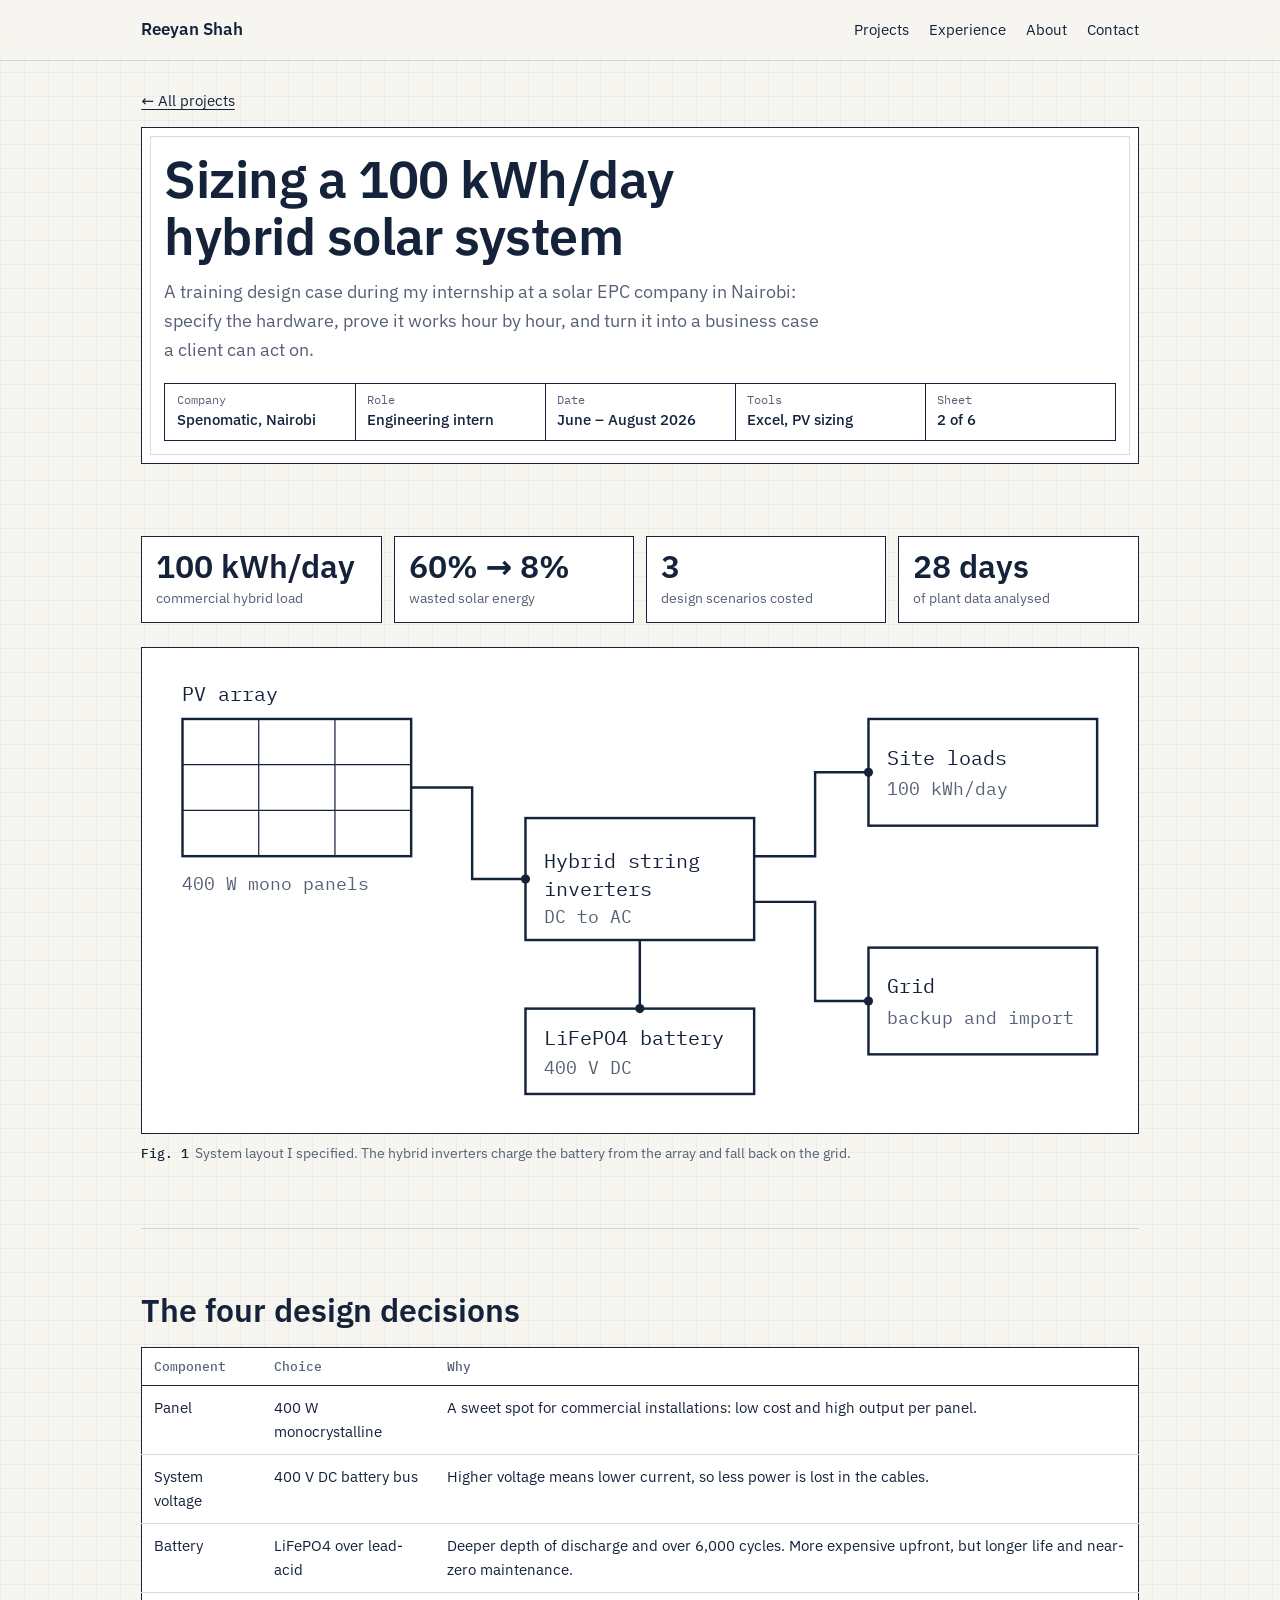
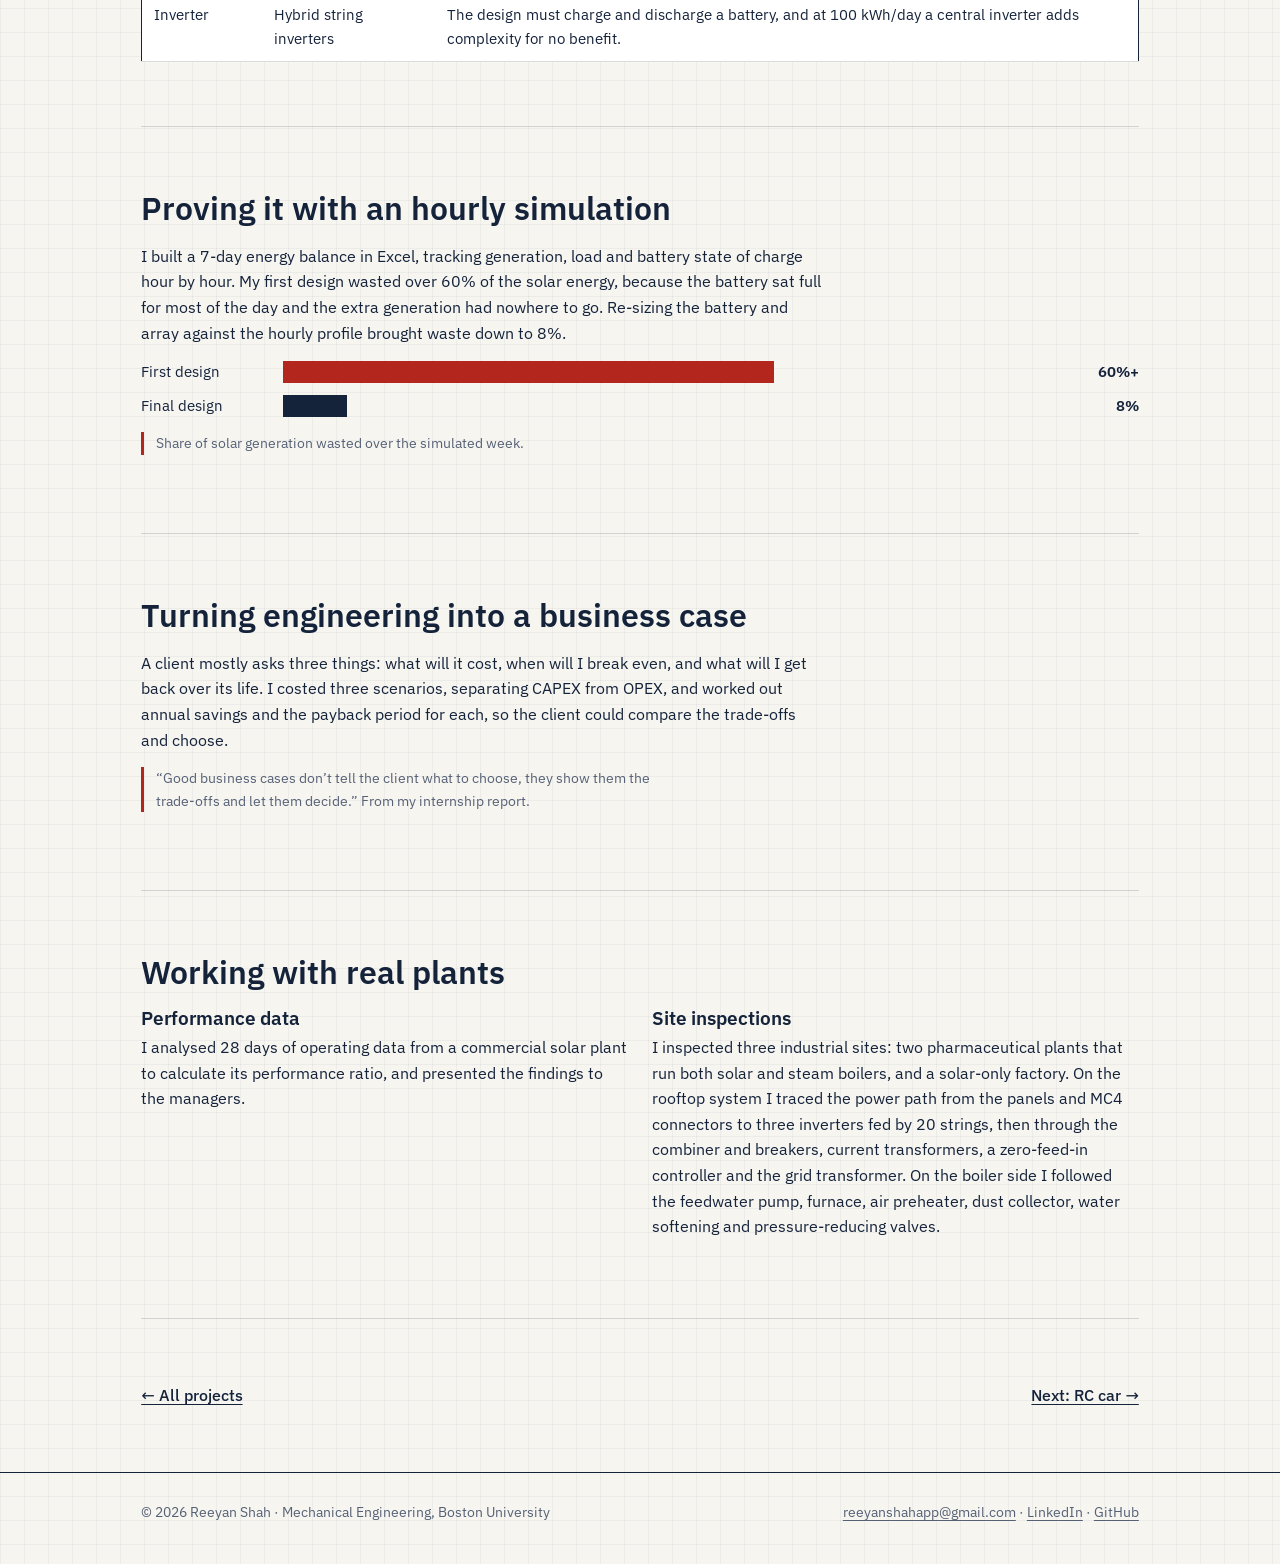
<file: solar.html>
<!DOCTYPE html>
<html lang="en"><head><meta charset="utf-8"><meta name="viewport" content="width=device-width,initial-scale=1">
<title>Hybrid solar system · Reeyan Shah</title><meta name="description" content="Sizing and simulating a 100 kWh/day hybrid solar-battery system.">
<link rel="stylesheet" href="style.css"></head><body>
<header class="top"><div class="wrap"><a class="brand" href="index.html">Reeyan Shah</a><nav aria-label="Main"><a href="index.html#projects">Projects</a><a href="index.html#experience">Experience</a><a href="index.html#about">About</a><a href="index.html#contact">Contact</a></nav></div></header>
<main><div class="wrap ph"><a class="crumb" href="index.html#projects">← All projects</a>
<div class="sheet"><h1>Sizing a 100 kWh/day hybrid solar system</h1>
<p class="lead" style="margin-top:14px">A training design case during my internship at a solar EPC company in Nairobi: specify the hardware, prove it works hour by hour, and turn it into a business case a client can act on.</p>
<div class="tb"><div class=""><small>Company</small><b>Spenomatic, Nairobi</b></div><div class=""><small>Role</small><b>Engineering intern</b></div><div class=""><small>Date</small><b>June – August 2026</b></div><div class=""><small>Tools</small><b>Excel, PV sizing</b></div><div class=""><small>Sheet</small><b>2 of 6</b></div></div></div>
<section><div class="facts"><div class="fact"><b>100 kWh/day</b><span>commercial hybrid load</span></div><div class="fact"><b>60% → 8%</b><span>wasted solar energy</span></div><div class="fact"><b>3</b><span>design scenarios costed</span></div><div class="fact"><b>28 days</b><span>of plant data analysed</span></div></div>
<figure><div class="frame"><svg viewBox="0 0 640 300" role="img" aria-labelledby="sst sd" style="width:100%;height:auto;color:var(--ink)"><title id="sst">Hybrid solar system layout</title><desc id="sd">Solar panels feed hybrid string inverters, which charge a 400 volt lithium iron phosphate battery, supply the site's loads, and connect to the grid.</desc>
<g fill="none" stroke="currentColor" stroke-width="1.6">
<rect x="20" y="40" width="150" height="90"/><path d="M20 70h150M20 100h150M70 40v90M120 40v90" stroke-width=".8"/>
<rect x="245" y="105" width="150" height="80"/>
<rect x="470" y="40" width="150" height="70"/>
<rect x="470" y="190" width="150" height="70"/>
<rect x="245" y="230" width="150" height="56"/>
<path d="M170 85h40v60h35M395 130h40v-55h35M395 160h40v65h35M320 185v45"/>
</g>
<g fill="currentColor"><circle cx="245" cy="145" r="3"/><circle cx="470" cy="75" r="3"/><circle cx="470" cy="225" r="3"/><circle cx="320" cy="230" r="3"/></g>
<g font-size="13" fill="currentColor">
<text x="20" y="28">PV array</text><text x="20" y="152" font-size="12" fill="var(--muted)">400 W mono panels</text>
<text x="257" y="138">Hybrid string</text><text x="257" y="156">inverters</text><text x="257" y="174" font-size="12" fill="var(--muted)">DC to AC</text>
<text x="482" y="70">Site loads</text><text x="482" y="90" font-size="12" fill="var(--muted)">100 kWh/day</text>
<text x="482" y="220">Grid</text><text x="482" y="240" font-size="12" fill="var(--muted)">backup and import</text>
<text x="257" y="254">LiFePO4 battery</text><text x="257" y="273" font-size="12" fill="var(--muted)">400 V DC</text>
</g></svg></div><figcaption><b>Fig. 1</b>System layout I specified. The hybrid inverters charge the battery from the array and fall back on the grid.</figcaption></figure></section>
<section><h2>The four design decisions</h2>
<table class="stack"><thead><tr><th>Component</th><th>Choice</th><th>Why</th></tr></thead><tbody>
<tr><td>Panel</td><td>400 W monocrystalline</td><td>A sweet spot for commercial installations: low cost and high output per panel.</td></tr>
<tr><td>System voltage</td><td>400 V DC battery bus</td><td>Higher voltage means lower current, so less power is lost in the cables.</td></tr>
<tr><td>Battery</td><td>LiFePO4 over lead-acid</td><td>Deeper depth of discharge and over 6,000 cycles. More expensive upfront, but longer life and near-zero maintenance.</td></tr>
<tr><td>Inverter</td><td>Hybrid string inverters</td><td>The design must charge and discharge a battery, and at 100 kWh/day a central inverter adds complexity for no benefit.</td></tr>
</tbody></table></section>
<section><h2>Proving it with an hourly simulation</h2>
<p>I built a 7-day energy balance in Excel, tracking generation, load and battery state of charge hour by hour. My first design wasted over 60% of the solar energy, because the battery sat full for most of the day and the extra generation had nowhere to go. Re-sizing the battery and array against the hourly profile brought waste down to 8%.</p>
<div class="bar"><span>First design</span><i class="red" style="width:62%"></i><em>60%+</em></div>
<div class="bar"><span>Final design</span><i style="width:8%"></i><em>8%</em></div>
<p class="note" style="margin-top:14px">Share of solar generation wasted over the simulated week.</p></section>
<section><h2>Turning engineering into a business case</h2>
<p>A client mostly asks three things: what will it cost, when will I break even, and what will I get back over its life. I costed three scenarios, separating CAPEX from OPEX, and worked out annual savings and the payback period for each, so the client could compare the trade-offs and choose.</p>
<p class="note">“Good business cases don’t tell the client what to choose, they show them the trade-offs and let them decide.” From my internship report.</p></section>
<section><h2>Working with real plants</h2>
<div class="cols"><div><h3>Performance data</h3><p>I analysed 28 days of operating data from a commercial solar plant to calculate its performance ratio, and presented the findings to the managers.</p></div>
<div><h3>Site inspections</h3><p>I inspected three industrial sites: two pharmaceutical plants that run both solar and steam boilers, and a solar-only factory. On the rooftop system I traced the power path from the panels and MC4 connectors to three inverters fed by 20 strings, then through the combiner and breakers, current transformers, a zero-feed-in controller and the grid transformer. On the boiler side I followed the feedwater pump, furnace, air preheater, dust collector, water softening and pressure-reducing valves.</p></div></div></section>
<section><div class="next"><a href="index.html#projects">← All projects</a><a href="rc-car.html">Next: RC car →</a></div></section></div></main>
<footer><div class="wrap"><span>© 2026 Reeyan Shah · Mechanical Engineering, Boston University</span><span><a href="mailto:reeyanshahapp@gmail.com">reeyanshahapp@gmail.com</a> · <a href="https://www.linkedin.com/in/reeyan-shah-758979296">LinkedIn</a> · <a href="https://github.com/shahrm83-oss">GitHub</a></span></div></footer>
<script>{for(const b of document.querySelectorAll('[data-copy]'))b.addEventListener('click',async()=>{const t=document.getElementById(b.dataset.copy).textContent;try{await navigator.clipboard.writeText(t);b.textContent='Copied'}catch(e){b.textContent='Select and copy'}setTimeout(()=>b.textContent='Copy code',1800)})}</script>
</body></html>
</file>
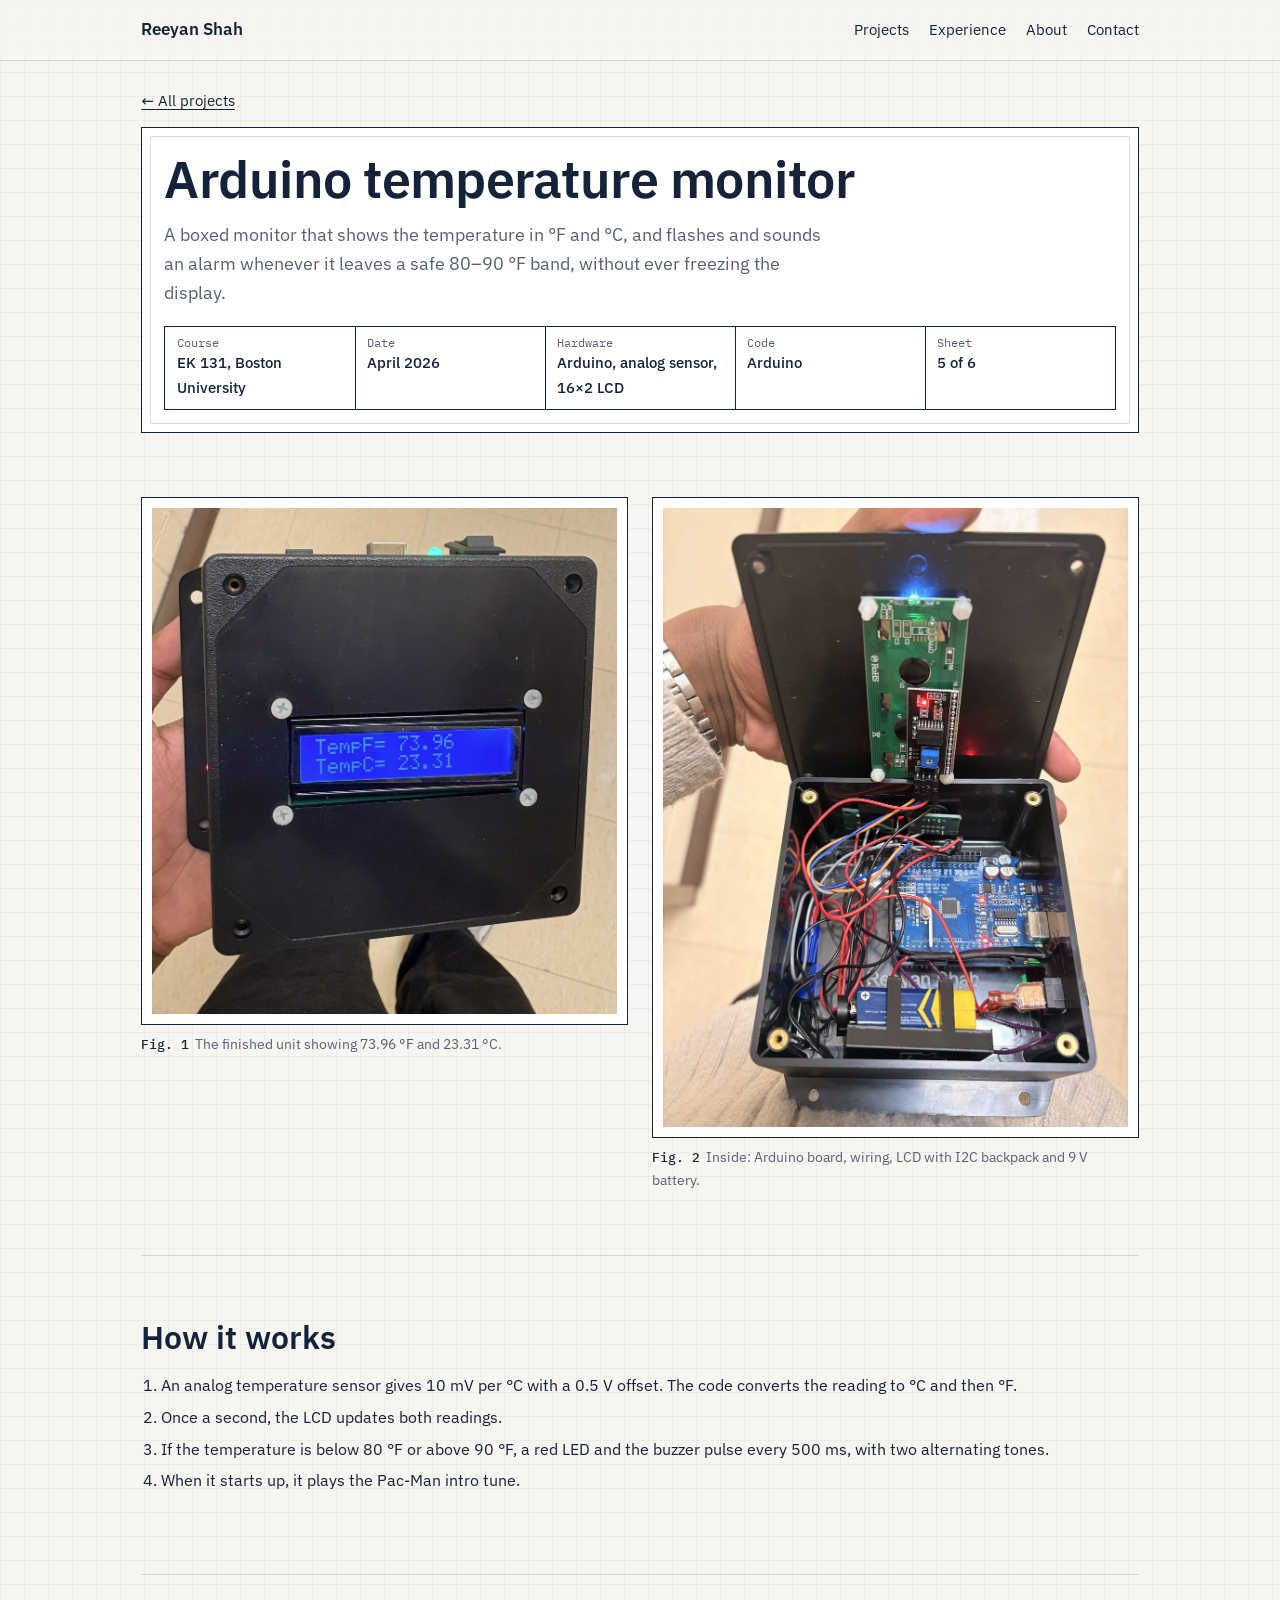
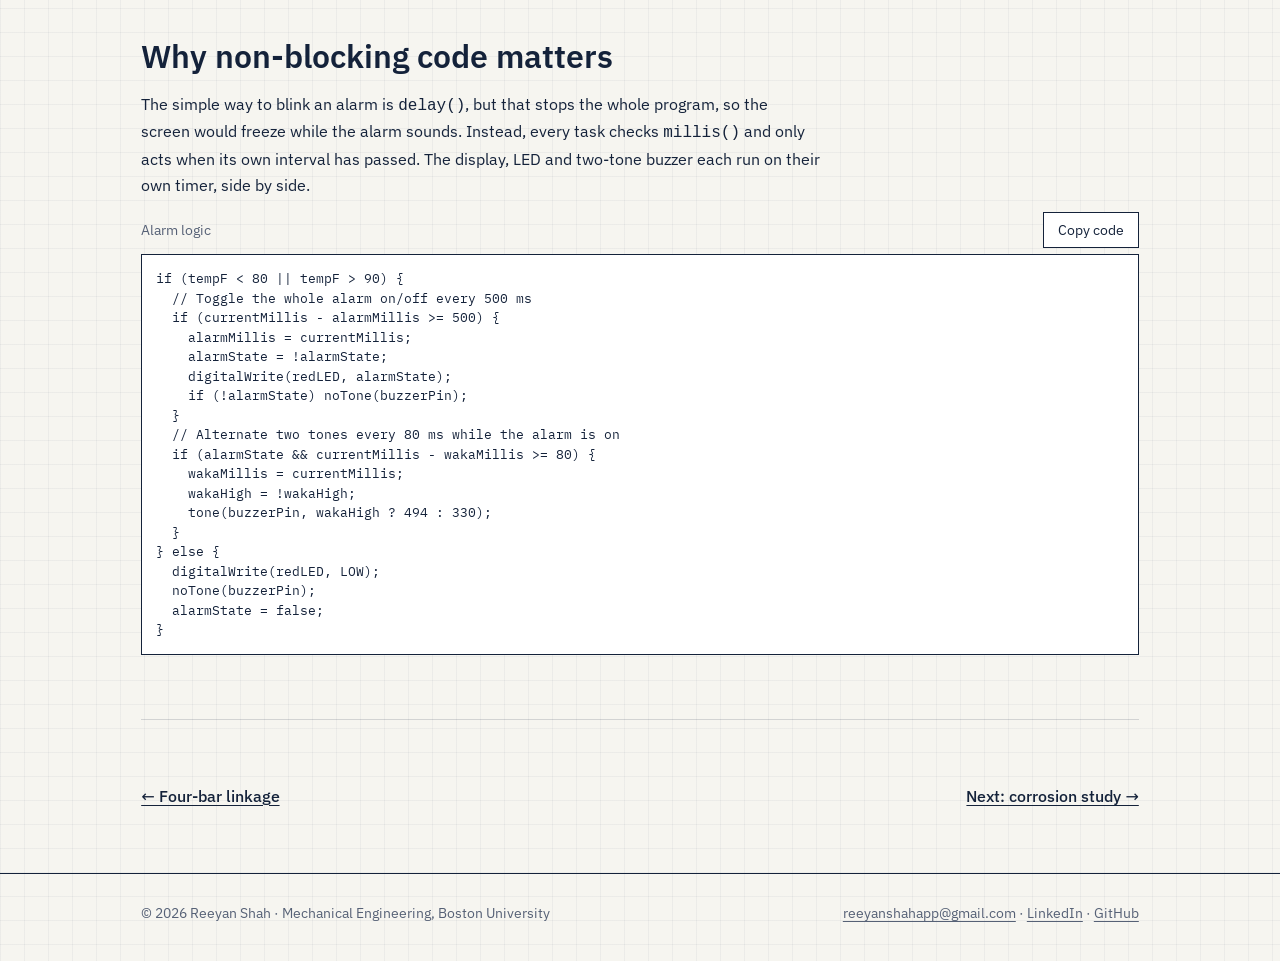
<file: temperature-monitor.html>
<!DOCTYPE html>
<html lang="en"><head><meta charset="utf-8"><meta name="viewport" content="width=device-width,initial-scale=1">
<title>Temperature monitor · Reeyan Shah</title><meta name="description" content="Arduino temperature monitor with a non-blocking alarm.">
<link rel="stylesheet" href="style.css"></head><body>
<header class="top"><div class="wrap"><a class="brand" href="index.html">Reeyan Shah</a><nav aria-label="Main"><a href="index.html#projects">Projects</a><a href="index.html#experience">Experience</a><a href="index.html#about">About</a><a href="index.html#contact">Contact</a></nav></div></header>
<main><div class="wrap ph"><a class="crumb" href="index.html#projects">← All projects</a>
<div class="sheet"><h1>Arduino temperature monitor</h1>
<p class="lead" style="margin-top:14px">A boxed monitor that shows the temperature in °F and °C, and flashes and sounds an alarm whenever it leaves a safe 80–90 °F band, without ever freezing the display.</p>
<div class="tb"><div class=""><small>Course</small><b>EK 131, Boston University</b></div><div class=""><small>Date</small><b>April 2026</b></div><div class=""><small>Hardware</small><b>Arduino, analog sensor, 16×2 LCD</b></div><div class=""><small>Code</small><b>Arduino</b></div><div class=""><small>Sheet</small><b>5 of 6</b></div></div></div>
<section><div class="cols"><figure><div class="frame"><img src="arduino-front.jpg" alt="Black enclosure with a blue LCD reading TempF 73.96 and TempC 23.31" loading="lazy"></div><figcaption><b>Fig. 1</b>The finished unit showing 73.96 °F and 23.31 °C.</figcaption></figure><figure><div class="frame"><img src="arduino-inside.jpg" alt="Open enclosure showing an Arduino board, wiring and a battery" loading="lazy"></div><figcaption><b>Fig. 2</b>Inside: Arduino board, wiring, LCD with I2C backpack and 9 V battery.</figcaption></figure></div></section>
<section><h2>How it works</h2>
<ol class="steps"><li>An analog temperature sensor gives 10 mV per °C with a 0.5 V offset. The code converts the reading to °C and then °F.</li><li>Once a second, the LCD updates both readings.</li><li>If the temperature is below 80 °F or above 90 °F, a red LED and the buzzer pulse every 500 ms, with two alternating tones.</li><li>When it starts up, it plays the Pac-Man intro tune.</li></ol></section>
<section><h2>Why non-blocking code matters</h2>
<p>The simple way to blink an alarm is <code>delay()</code>, but that stops the whole program, so the screen would freeze while the alarm sounds. Instead, every task checks <code>millis()</code> and only acts when its own interval has passed. The display, LED and two-tone buzzer each run on their own timer, side by side.</p>
<div class="codebar"><span>Alarm logic</span><button type="button" data-copy="code1">Copy code</button></div>
<pre id="code1">if (tempF &lt; 80 || tempF &gt; 90) {
  // Toggle the whole alarm on/off every 500 ms
  if (currentMillis - alarmMillis &gt;= 500) {
    alarmMillis = currentMillis;
    alarmState = !alarmState;
    digitalWrite(redLED, alarmState);
    if (!alarmState) noTone(buzzerPin);
  }
  // Alternate two tones every 80 ms while the alarm is on
  if (alarmState &amp;&amp; currentMillis - wakaMillis &gt;= 80) {
    wakaMillis = currentMillis;
    wakaHigh = !wakaHigh;
    tone(buzzerPin, wakaHigh ? 494 : 330);
  }
} else {
  digitalWrite(redLED, LOW);
  noTone(buzzerPin);
  alarmState = false;
}</pre></section>
<section><div class="next"><a href="four-bar.html">← Four-bar linkage</a><a href="corrosion.html">Next: corrosion study →</a></div></section></div></main>
<footer><div class="wrap"><span>© 2026 Reeyan Shah · Mechanical Engineering, Boston University</span><span><a href="mailto:reeyanshahapp@gmail.com">reeyanshahapp@gmail.com</a> · <a href="https://www.linkedin.com/in/reeyan-shah-758979296">LinkedIn</a> · <a href="https://github.com/shahrm83-oss">GitHub</a></span></div></footer>
<script>{for(const b of document.querySelectorAll('[data-copy]'))b.addEventListener('click',async()=>{const t=document.getElementById(b.dataset.copy).textContent;try{await navigator.clipboard.writeText(t);b.textContent='Copied'}catch(e){b.textContent='Select and copy'}setTimeout(()=>b.textContent='Copy code',1800)})}</script>
</body></html>
</file>
<file: style.css>
/*
VOICE: calm, technical, confident; a student engineer's work shown plainly.
IDEA: an engineering drawing sheet: border zones, title blocks, figure numbers.
PICTURE: the real build photo framed as a sheet, with the name in the title block.
COLOUR and TYPE: paper white with faint grid, drafting navy ink, one red revision mark; blueprint at night. IBM Plex Sans + Plex Mono for title-block labels.
LAYOUT: one sheet per page, 1100px content, title blocks under every picture, stacking under 640px.
*/
@font-face{font-family:"IBM Plex Sans";font-style:normal;font-weight:400;font-display:swap;src:url(ibm-plex-sans-latin-400-normal.woff2) format("woff2")}
@font-face{font-family:"IBM Plex Sans";font-style:normal;font-weight:500;font-display:swap;src:url(ibm-plex-sans-latin-500-normal.woff2) format("woff2")}
@font-face{font-family:"IBM Plex Sans";font-style:normal;font-weight:600;font-display:swap;src:url(ibm-plex-sans-latin-600-normal.woff2) format("woff2")}
@font-face{font-family:"IBM Plex Mono";font-style:normal;font-weight:400;font-display:swap;src:url(ibm-plex-mono-latin-400-normal.woff2) format("woff2")}
@font-face{font-family:"IBM Plex Mono";font-style:normal;font-weight:500;font-display:swap;src:url(ibm-plex-mono-latin-500-normal.woff2) format("woff2")}

:root{color-scheme:light dark;
--bg:light-dark(#f6f5f0,#0f2135);--paper:light-dark(#ffffff,#132a42);
--ink:light-dark(#14223a,#e6eef8);--muted:light-dark(#566176,#a9b8cc);
--line:light-dark(#14223a,#9fb6d1);--hair:light-dark(rgba(20,34,58,.16),rgba(200,220,245,.18));
--grid:light-dark(rgba(20,34,58,.045),rgba(200,220,245,.06));--red:light-dark(#b3261e,#ff8b80);
--fill:light-dark(#eef1f6,#1a3554)}
:root[data-theme=light]{color-scheme:light}:root[data-theme=dark]{color-scheme:dark}
*{box-sizing:border-box;min-width:0}
html{scroll-padding-top:80px}
body{margin:0;background:var(--bg);color:var(--ink);font:16px/1.6 "IBM Plex Sans",system-ui,sans-serif;overflow-x:clip;
background-image:linear-gradient(var(--grid) 1px,transparent 1px),linear-gradient(90deg,var(--grid) 1px,transparent 1px);background-size:24px 24px}
a{color:inherit;text-underline-offset:3px;text-decoration-thickness:1px}
a:hover{color:var(--red)}
a:focus-visible,button:focus-visible{outline:2px solid var(--red);outline-offset:3px}
img{display:block;max-width:100%;height:auto}
.wrap{max-width:1100px;margin:0 auto;padding:0 max(4vw,16px)}
.mono{font-family:"IBM Plex Mono",ui-monospace,monospace}

header.top{position:sticky;top:0;z-index:5;background:color-mix(in srgb,var(--bg) 92%,transparent);backdrop-filter:blur(6px);border-bottom:1px solid var(--hair)}
header.top .wrap{display:flex;flex-wrap:wrap;align-items:center;justify-content:space-between;gap:8px 24px;min-height:60px}
.brand{font-weight:600;text-decoration:none;font-size:17px}
nav{display:flex;flex-wrap:wrap;gap:4px 20px;font-size:15px}
nav a{text-decoration:none;padding:10px 0}
nav a[aria-current]{text-decoration:underline}

h1,h2,h3{line-height:1.1;text-wrap:balance;margin:0;font-weight:600}
h1{font-size:clamp(34px,5vw,52px);letter-spacing:-.01em}
h2{font-size:clamp(26px,3vw,32px);margin-bottom:18px}
h3{font-size:19px;margin-bottom:6px}
p{margin:0 0 14px;max-width:68ch}
.lead{font-size:18px;color:var(--muted);max-width:60ch}
section{padding:clamp(36px,5vw,72px) 0}
section+section{border-top:1px solid var(--hair)}

/* drawing sheet */
.sheet{position:relative;background:var(--paper);border:1.5px solid var(--line);padding:22px}
.sheet::before{content:"";position:absolute;inset:8px;border:1px solid var(--hair);pointer-events:none}
.zones{position:absolute;left:22px;right:22px;top:-1px;display:flex;justify-content:space-around;font:11px "IBM Plex Mono",monospace;color:var(--muted);transform:translateY(-100%);padding-bottom:4px}
.tb{display:grid;grid-template-columns:repeat(auto-fit,minmax(150px,1fr));border:1.5px solid var(--line);background:var(--paper)}
.tb div{padding:8px 12px;border-right:1px solid var(--line);border-bottom:1px solid var(--line);margin:0 -1px -1px 0}
.tb small{display:block;font:12px "IBM Plex Mono",monospace;color:var(--muted)}
.tb b{font-weight:500;font-size:15px}
.tb .big b{font-size:22px;font-weight:600}

.hero{padding-top:clamp(40px,6vw,72px)}
.hero .sheet{display:grid;grid-template-columns:minmax(0,1.35fr) minmax(0,1fr);gap:22px}
.hero .pic{position:relative;border:1px solid var(--hair);overflow:hidden;background:var(--fill)}
.hero .pic img{width:100%;height:100%;object-fit:cover;aspect-ratio:4/3}
.callout{position:absolute;font:12px "IBM Plex Mono",monospace;color:#14223a;background:#fff;border:1px solid #14223a;padding:3px 7px;white-space:nowrap}
.hero .side{display:flex;flex-direction:column;justify-content:space-between;gap:20px}
.hero .side p{font-size:17px}
.btns{display:flex;flex-wrap:wrap;gap:10px;margin-top:6px}
.btn{display:inline-flex;align-items:center;min-height:44px;padding:0 18px;border:1.5px solid var(--line);text-decoration:none;font-weight:500;background:var(--paper)}
.btn.solid{background:var(--ink);color:var(--paper)}
.btn.solid:hover{color:var(--paper);background:var(--red);border-color:var(--red)}

.cards{display:grid;grid-template-columns:repeat(auto-fit,minmax(min(100%,320px),1fr));gap:24px}
.card{display:flex;flex-direction:column;text-decoration:none;background:var(--paper);border:1.5px solid var(--line);transition:transform .2s}
.card:hover{color:inherit;transform:translateY(-3px)}
.card .img{aspect-ratio:16/10;overflow:hidden;border-bottom:1.5px solid var(--line);background:#fff}
.card .img img{width:100%;height:100%;object-fit:cover}
.card .img.contain img{object-fit:contain;padding:12px}
.card .body{padding:14px 16px 16px;flex:1}
.card .body p{font-size:15px;color:var(--muted);margin:6px 0 0}
.card .meta{display:flex;flex-wrap:wrap;gap:6px 14px;border-top:1px solid var(--line);padding:8px 16px;font:12px "IBM Plex Mono",monospace;color:var(--muted)}
.card .meta span:last-child{margin-left:auto}

.rows{border-top:1.5px solid var(--line)}
.row{display:grid;grid-template-columns:minmax(0,220px) minmax(0,1fr);gap:8px 32px;padding:18px 0;border-bottom:1px solid var(--hair)}
.row .when{font:13px "IBM Plex Mono",monospace;color:var(--muted);padding-top:3px}
.row ul{margin:6px 0 0;padding-left:18px}
.row li{margin:3px 0}
.row .org{color:var(--muted)}

.skills{display:grid;grid-template-columns:repeat(auto-fit,minmax(min(100%,240px),1fr));gap:0;border:1.5px solid var(--line);background:var(--paper)}
.skills div{padding:14px 16px;border-right:1px solid var(--hair);border-bottom:1px solid var(--hair)}
.skills small{display:block;font:12px "IBM Plex Mono",monospace;color:var(--muted);margin-bottom:4px}

/* project pages */
.crumb{font-size:15px;margin:28px 0 14px;display:inline-block}
.ph .sheet{padding:22px}
.ph .tb{margin-top:18px}
.cols{display:grid;grid-template-columns:minmax(0,1fr) minmax(0,1fr);gap:24px;align-items:start}
figure{margin:0}
figure .frame{background:#fff;border:1.5px solid var(--line);padding:10px}
figcaption{font-size:14px;color:var(--muted);margin-top:8px}
figcaption b{font:500 13px "IBM Plex Mono",monospace;color:var(--ink);margin-right:6px}
.facts{display:grid;grid-template-columns:repeat(auto-fit,minmax(min(100%,180px),1fr));gap:12px;margin:8px 0 24px}
.fact{border:1.5px solid var(--line);background:var(--paper);padding:12px 14px}
.fact b{display:block;font-size:clamp(24px,3vw,32px);line-height:1.1}
.fact span{font-size:14px;color:var(--muted)}
table{border-collapse:collapse;width:100%;background:var(--paper);border:1.5px solid var(--line);font-size:15px}
th,td{text-align:left;vertical-align:top;padding:10px 12px;border-bottom:1px solid var(--hair)}
th{font:500 13px "IBM Plex Mono",monospace;color:var(--muted);border-bottom:1.5px solid var(--line)}
.bar{display:grid;grid-template-columns:minmax(0,130px) minmax(0,1fr) 52px;align-items:center;gap:12px;margin:10px 0;font-size:15px}
.bar i{display:block;height:22px;background:var(--ink)}
.bar i.red{background:var(--red)}
.bar em{font-style:normal;font-weight:600;text-align:right}
pre{overflow-x:auto;background:var(--paper);border:1.5px solid var(--line);padding:14px;font:13px/1.5 "IBM Plex Mono",monospace;margin:0}
.codebar{display:flex;justify-content:space-between;align-items:center;margin-bottom:6px;font-size:14px;color:var(--muted)}
.codebar button{min-height:36px;padding:0 14px;border:1.5px solid var(--line);background:var(--paper);color:var(--ink);font:inherit;cursor:pointer}
.note{font-size:14px;color:var(--muted);border-left:3px solid var(--red);padding-left:12px}
.next{display:flex;justify-content:space-between;flex-wrap:wrap;gap:12px;font-weight:500}
ol.steps{padding-left:20px}ol.steps li{margin:6px 0}
svg text{font-family:"IBM Plex Mono",monospace}

footer{border-top:1.5px solid var(--line);padding:28px 0 40px;font-size:14px;color:var(--muted)}
footer .wrap{display:flex;flex-wrap:wrap;gap:8px 24px;justify-content:space-between}

@media(max-width:760px){.hero .sheet,.cols{grid-template-columns:minmax(0,1fr)}.row{grid-template-columns:minmax(0,1fr)}.zones{display:none}}
@media(max-width:600px){table{font-size:13px}.stack thead{display:none}.stack tr{display:grid;padding-block:10px}.stack td{display:flow-root;border:0;padding:3px 12px;padding-inline-start:8.5em}.stack td::before{content:attr(data-l);float:inline-start;width:7.5em;margin-inline-start:-8em;font:12px "IBM Plex Mono",monospace;color:var(--muted)}.callout{display:none}}
@media(prefers-reduced-motion:reduce){.card{transition:none}.card:hover{transform:none}}
@media print{header.top,.btns,.codebar button{display:none}body{background:#fff}}
.card.wide{grid-column:1/-1;display:grid;grid-template-columns:minmax(0,1.3fr) minmax(0,1fr);grid-template-rows:1fr auto}
.card.wide .img{grid-row:1/3;border-bottom:0;border-right:1.5px solid var(--line);aspect-ratio:auto}
.card.wide .body{display:flex;flex-direction:column;justify-content:center;padding:24px}
.card.wide h3{font-size:24px}
@media(max-width:760px){.card.wide{display:flex;flex-direction:column}.card.wide .img{border-right:0;border-bottom:1.5px solid var(--line);aspect-ratio:16/10}}
</file>
